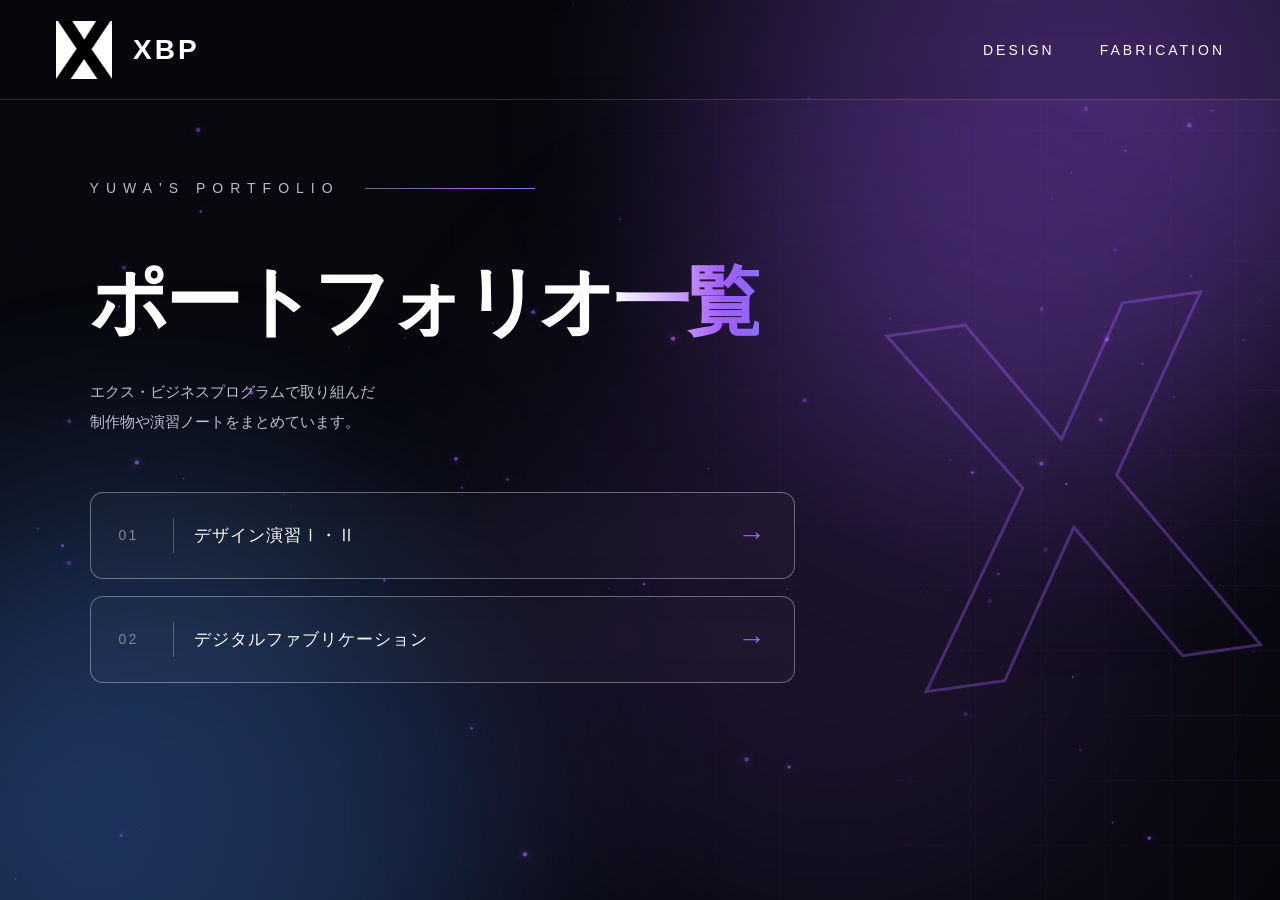
<file: index.html>
<!DOCTYPE html>
<html lang="ja">

<head>

    <meta charset="UTF-8">
    <meta name="viewport" content="width=device-width, initial-scale=1.0">

    <title>YUWA'S PORTFOLIO</title>

    <link rel="stylesheet" href="css/style.css">
    <link rel="shortcut icon" href="images/xbp.ico">

</head>

<body class="portfolio-home">

    <!-- 背景 -->

    <div class="aurora aurora-1"></div>
    <div class="aurora aurora-2"></div>
    <div class="aurora aurora-3"></div>
    <div class="background-grid"></div>
    <div class="mouse-light"></div>
    <canvas id="particles"></canvas>
    <div class="big-x">X</div>


    <!-- ヘッダー -->

    <header>

        <div class="logo" id="secret-trigger">

            <img src="images/0_XBlogo.png" alt="XBP">

            <span>XBP</span>

        </div>

        <nav>

            <a href="de12/index.html">DESIGN</a>

            <a href="digi_fab/index.html">FABRICATION</a>

        </nav>

    </header>


    <!-- メイン -->

    <main>

        <p class="small-title">
            YUWA'S PORTFOLIO
        </p>

        <h1>
            ポートフォリオ<span>一覧</span>
        </h1>

        <p class="description">

            エクス・ビジネスプログラムで取り組んだ<br>
            制作物や演習ノートをまとめています。

        </p>

        <div class="portfolio-list">

            <a href="de12/index.html" class="portfolio-item">

                <span class="number">01</span>
                <strong>デザイン演習Ⅰ・Ⅱ</strong>
                <span class="arrow">→</span>

            </a>

            <a href="digi_fab/index.html" class="portfolio-item">

                <span class="number">02</span>
                <strong>デジタルファブリケーション</strong>
                <span class="arrow">→</span>

            </a>

        </div>

    </main>


    <!-- 隠しカラーメニュー -->

    <dialog id="secret-panel" aria-labelledby="secret-title">

        <p class="secret-access">
            ACCESS GRANTED
        </p>

        <h2 class="secret-heading" id="secret-title">
            SECRET MODE
        </h2>

        <p class="secret-description">

            隠しコマンドの入力に成功しました。<br>
            カラーテーマを選択してください。

        </p>

        <div class="secret-colors">

            <button class="secret-color-button" data-color="original">

                <span style="--swatch:#a35cff"></span>

                ORIGINAL

            </button>

            <button class="secret-color-button" data-color="ocean">

                <span style="--swatch:#30b8ff"></span>

                OCEAN

            </button>

            <button class="secret-color-button" data-color="crimson">

                <span style="--swatch:#ff426b"></span>

                CRIMSON

            </button>

            <button class="secret-color-button" data-color="gold">

                <span style="--swatch:#d7a84b"></span>

                GOLD

            </button>

            <button class="secret-color-button" data-color="emerald">

                <span style="--swatch:#25cf91"></span>

                EMERALD

            </button>

        </div>

        <button id="secret-close">RETURN</button>

    </dialog>


    <script>

        // ==========================================
        // 基本設定
        // ==========================================

        const body = document.body;

        const panel = document.getElementById("secret-panel");

        const reducedMotion = matchMedia(
            "(prefers-reduced-motion: reduce)"
        );

        const validThemes = [
            "original",
            "ocean",
            "crimson",
            "gold",
            "emerald"
        ];


        // ==========================================
        // カラーテーマの復元
        // ==========================================

        function restoreTheme() {

            try {

                const saved = localStorage.getItem(
                    "xbp-secret-theme"
                );

                body.dataset.theme = validThemes.includes(saved)
                    ? saved
                    : "original";

            } catch {

                body.dataset.theme ||= "original";

            }

        }

        restoreTheme();


        // ==========================================
        // 隠しメニューの解放
        // ==========================================

        let keys = [];

        let tapCount = 0;

        let lastTap = 0;

        function openSecret() {

            keys = [];

            tapCount = 0;

            lastTap = 0;

            if (!panel.open) {

                panel.showModal();

            }

        }


        // ==========================================
        // PC版の隠しコマンド
        // ↑ ↑ ↓ ↓ ← → ← → B A
        // ==========================================

        const command = [

            "arrowup",
            "arrowup",
            "arrowdown",
            "arrowdown",
            "arrowleft",
            "arrowright",
            "arrowleft",
            "arrowright",
            "b",
            "a"

        ];

        document.addEventListener("keydown", function(event) {

            if (
                panel.open ||
                event.repeat ||
                event.ctrlKey ||
                event.altKey ||
                event.metaKey ||
                event.isComposing
            ) {

                return;

            }

            keys.push(event.key.toLowerCase());

            keys = keys.slice(-command.length);

            if (keys.join(",") === command.join(",")) {

                event.preventDefault();

                openSecret();

            }

        });


        // ==========================================
        // スマホ版の隠しコマンド
        // XBPロゴを7回連続タップ
        // ==========================================

        const secretTrigger = document.getElementById(
            "secret-trigger"
        );

        secretTrigger.style.touchAction = "manipulation";

        secretTrigger.style.userSelect = "none";

        secretTrigger.addEventListener("pointerup", function(event) {

            if (
                panel.open ||
                event.pointerType !== "touch" ||
                !event.isPrimary
            ) {

                return;

            }

            const now = Date.now();

            if (now - lastTap > 700) {

                tapCount = 0;

            }

            tapCount++;

            lastTap = now;

            if (tapCount >= 7) {

                openSecret();

            }

        });


        // ==========================================
        // カラーテーマ変更
        // ==========================================

        document.querySelectorAll(".secret-color-button")
            .forEach(function(button) {

                button.addEventListener("click", function() {

                    if (!panel.open) return;

                    const theme = button.dataset.color;

                    body.dataset.theme = theme;

                    try {

                        localStorage.setItem(
                            "xbp-secret-theme",
                            theme
                        );

                    } catch {}

                    panel.close();

                });

            });


        // ==========================================
        // 隠しメニューを閉じる
        // ==========================================

        document.getElementById("secret-close")
            .addEventListener("click", function() {

                panel.close();

            });

        panel.addEventListener("close", function() {

            keys = [];

            tapCount = 0;

            lastTap = 0;

        });


        // ==========================================
        // マウス追従ライト
        // ==========================================

        const light = document.querySelector(".mouse-light");

        document.addEventListener("pointermove", function(event) {

            if (
                event.pointerType !== "mouse" ||
                reducedMotion.matches
            ) return;

            light.style.left = event.clientX + "px";

            light.style.top = event.clientY + "px";

            light.style.opacity = "1";

        });

        document.documentElement.addEventListener(
            "pointerleave",
            function() {

                light.style.opacity = "0";

            }
        );


        // ==========================================
        // カードの発光
        // ==========================================

        document.querySelectorAll(".portfolio-item, .note-card")
            .forEach(function(card) {

                card.addEventListener("pointermove", function(event) {

                    if (
                        event.pointerType !== "mouse" ||
                        reducedMotion.matches
                    ) return;

                    const rect = card.getBoundingClientRect();

                    card.style.setProperty(
                        "--mouse-x",
                        event.clientX - rect.left + "px"
                    );

                    card.style.setProperty(
                        "--mouse-y",
                        event.clientY - rect.top + "px"
                    );

                });

            });


        // ==========================================
        // クリック時の波紋
        // ==========================================

        document.addEventListener("click", function(event) {

            if (
                panel.open ||
                panel.contains(event.target) ||
                reducedMotion.matches ||
                !event.detail
            ) return;

            const ripple = document.createElement("div");

            ripple.className = "secret-ripple";

            ripple.style.left = event.clientX + "px";

            ripple.style.top = event.clientY + "px";

            body.appendChild(ripple);

            setTimeout(function() {

                ripple.remove();

            }, 850);

        });


        // ==========================================
        // 背景の光の粒子
        // ==========================================

        const canvas = document.getElementById("particles");

        const ctx = canvas.getContext("2d");

        let particles = [];

        let frameId = null;

        function resizeCanvas() {

            canvas.width = window.innerWidth;

            canvas.height = window.innerHeight;

            particles = [];

            const count = window.innerWidth < 700 ? 30 : 90;

            for (let i = 0; i < count; i++) {

                particles.push({

                    x: Math.random() * canvas.width,

                    y: Math.random() * canvas.height,

                    size: Math.random() * 2 + 0.3,

                    vx: (Math.random() - 0.5) * 0.4,

                    vy: (Math.random() - 0.5) * 0.4,

                    opacity: Math.random() * 0.6 + 0.1

                });

            }

        }

        function animateParticles() {

            frameId = null;

            if (!ctx) return;

            ctx.clearRect(0, 0, canvas.width, canvas.height);

            if (
                reducedMotion.matches ||
                document.hidden
            ) return;

            const color = getComputedStyle(body)
                .getPropertyValue("--ar").trim();

            particles.forEach(function(p) {

                p.x = (
                    p.x + p.vx + canvas.width
                ) % canvas.width;

                p.y = (
                    p.y + p.vy + canvas.height
                ) % canvas.height;

                ctx.beginPath();

                ctx.arc(
                    p.x,
                    p.y,
                    p.size,
                    0,
                    Math.PI * 2
                );

                ctx.fillStyle = `rgba(${color}, ${p.opacity})`;

                ctx.shadowBlur = 8;

                ctx.shadowColor = `rgb(${color})`;

                ctx.fill();

            });

            frameId = requestAnimationFrame(animateParticles);

        }

        function restartParticles() {

            if (frameId !== null) {

                cancelAnimationFrame(frameId);

            }

            animateParticles();

        }

        resizeCanvas();

        restartParticles();

        window.addEventListener("resize", resizeCanvas);

        document.addEventListener(
            "visibilitychange",
            restartParticles
        );

        reducedMotion.addEventListener(
            "change",
            restartParticles
        );


        // ==========================================
        // ページ移動時のアニメーション
        // ==========================================

        let leaving = false;

        document.querySelectorAll("a[href]")
            .forEach(function(link) {

                link.addEventListener("click", function(event) {

                    if (
                        event.defaultPrevented ||
                        event.button !== 0 ||
                        event.ctrlKey ||
                        event.metaKey ||
                        event.shiftKey ||
                        event.altKey ||
                        link.target === "_blank" ||
                        link.origin !== location.origin ||
                        reducedMotion.matches
                    ) return;

                    event.preventDefault();

                    if (leaving) return;

                    leaving = true;

                    body.classList.add("page-exit");

                    setTimeout(function() {

                        location.href = link.href;

                    }, 350);

                });

            });


        // ==========================================
        // ページ間のカラー共有
        // ==========================================

        window.addEventListener("pageshow", function() {

            body.classList.remove("page-exit");

            leaving = false;

            restoreTheme();

            keys = [];

            tapCount = 0;

            lastTap = 0;

            if (panel.open) {

                panel.close();

            }

        });

        window.addEventListener("storage", function(event) {

            if (event.key === "xbp-secret-theme") {

                restoreTheme();

            }

        });

    </script>

</body>

</html>
</file>
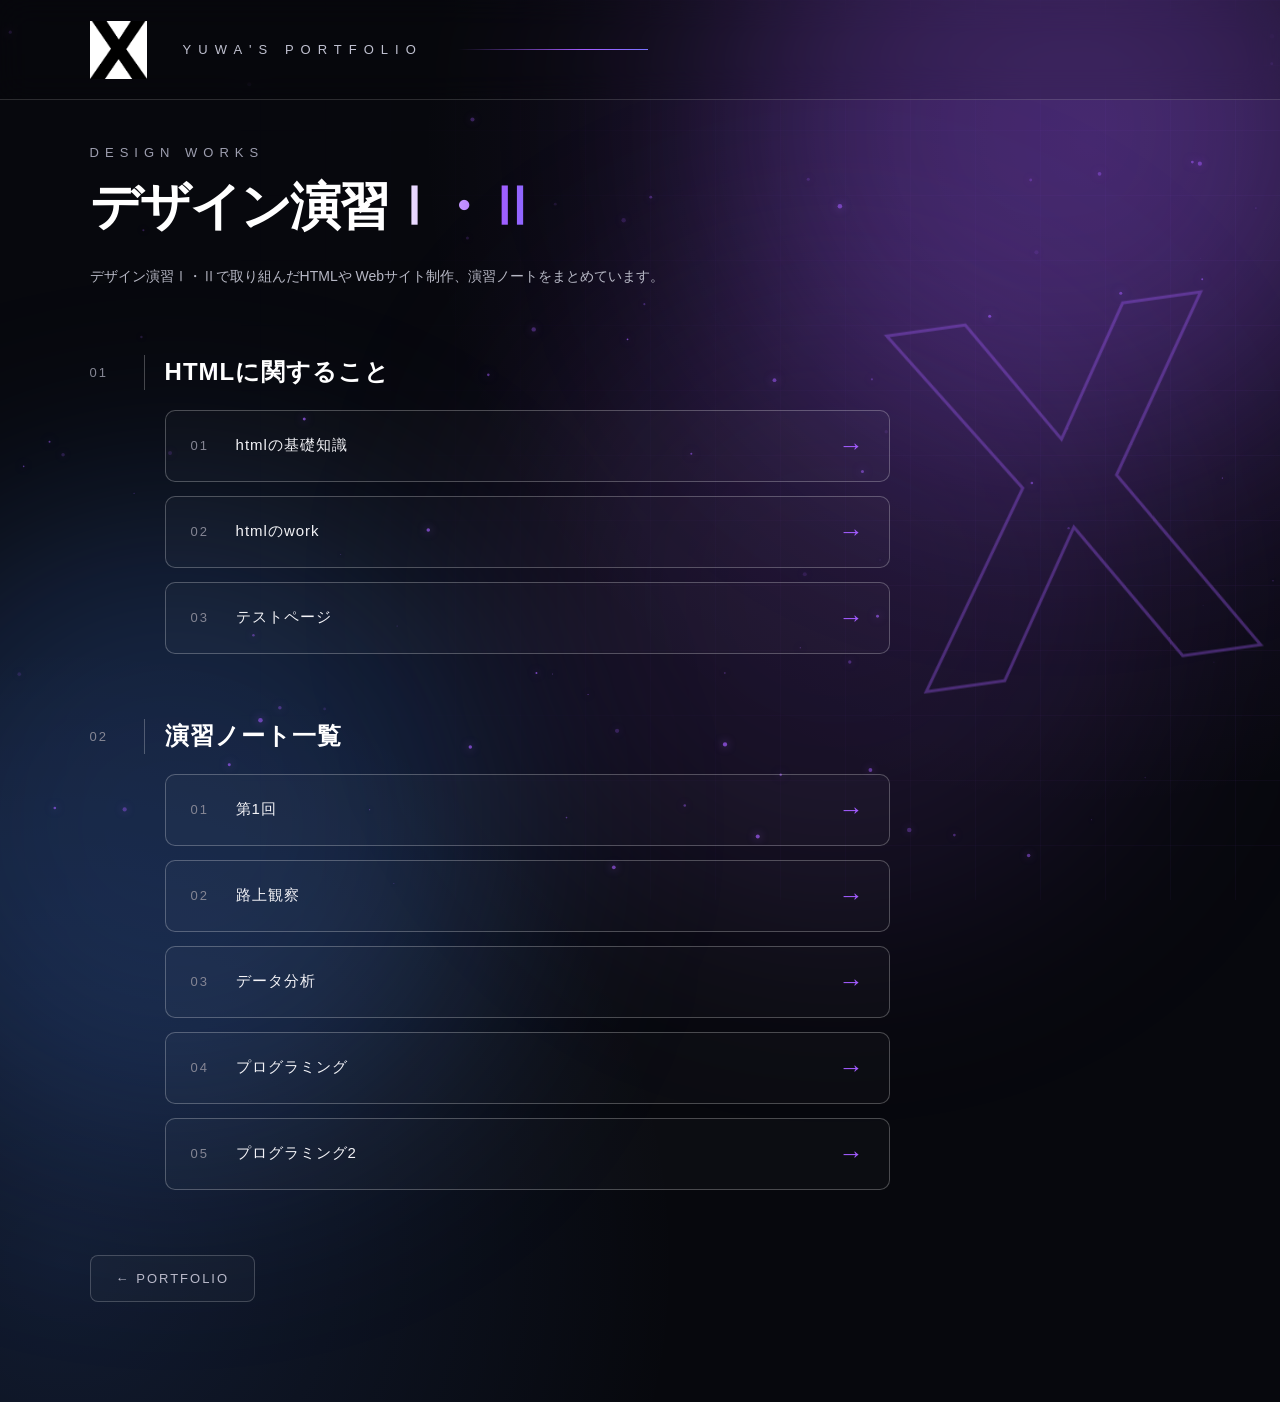
<file: de12/index.html>
<!DOCTYPE html>
<html lang="ja">

<head>

    <meta charset="UTF-8">
    <meta name="viewport" content="width=device-width, initial-scale=1.0">

    <title>デザイン演習Ⅰ・Ⅱ | YUWA'S PORTFOLIO</title>

    <link rel="stylesheet" href="../css/style.css">
    <link rel="shortcut icon" href="../images/xbp.ico">

</head>

<body class="portfolio-home">

    <!-- 背景 -->

    <div class="aurora aurora-1"></div>
    <div class="aurora aurora-2"></div>
    <div class="aurora aurora-3"></div>
    <div class="background-grid"></div>
    <div class="mouse-light"></div>
    <canvas id="particles"></canvas>
    <div class="big-x">X</div>


    <!-- ヘッダー -->

    <header class="sub-header">

        <a href="../index.html" class="home-logo">

            <img src="../images/0_XBlogo.png" alt="XBP">

        </a>

        <div class="top-title" id="secret-trigger">

            YUWA'S PORTFOLIO

        </div>

        <div class="header-line"></div>

    </header>


    <!-- メイン -->

    <main class="sub-main">

        <p class="sub-small-title">

            DESIGN WORKS

        </p>

        <h1 class="sub-page-title">

            デザイン演習<span>Ⅰ・Ⅱ</span>

        </h1>

        <p class="sub-description">

            デザイン演習Ⅰ・Ⅱで取り組んだHTMLや
            Webサイト制作、演習ノートをまとめています。

        </p>


        <!-- HTMLに関すること -->

        <section class="portfolio-section">

            <div class="section-heading">

                <span class="section-number">01</span>

                <h2>HTMLに関すること</h2>

            </div>

            <div class="note-list">

                <a href="./hp1.html" target="_blank" rel="noopener" class="note-card">

                    <span class="note-number">01</span>
                    <span class="note-title">htmlの基礎知識</span>
                    <span class="note-arrow">→</span>

                </a>

                <a href="./hp2.html" target="_blank" rel="noopener" class="note-card">

                    <span class="note-number">02</span>
                    <span class="note-title">htmlのwork</span>
                    <span class="note-arrow">→</span>

                </a>

                <a href="./test.html" target="_blank" rel="noopener" class="note-card">

                    <span class="note-number">03</span>
                    <span class="note-title">テストページ</span>
                    <span class="note-arrow">→</span>

                </a>

            </div>

        </section>


        <!-- 演習ノート一覧 -->

        <section class="portfolio-section">

            <div class="section-heading">

                <span class="section-number">02</span>

                <h2>演習ノート一覧</h2>

            </div>

            <div class="note-list">

                <a href="./1.html" target="_blank" rel="noopener" class="note-card">

                    <span class="note-number">01</span>
                    <span class="note-title">第1回</span>
                    <span class="note-arrow">→</span>

                </a>

                <a href="./2.html" target="_blank" rel="noopener" class="note-card">

                    <span class="note-number">02</span>
                    <span class="note-title">路上観察</span>
                    <span class="note-arrow">→</span>

                </a>

                <a href="./3.html" target="_blank" rel="noopener" class="note-card">

                    <span class="note-number">03</span>
                    <span class="note-title">データ分析</span>
                    <span class="note-arrow">→</span>

                </a>

                <a href="./4.html" target="_blank" rel="noopener" class="note-card">

                    <span class="note-number">04</span>
                    <span class="note-title">プログラミング</span>
                    <span class="note-arrow">→</span>

                </a>


                <a href="./5.html" target="_blank" rel="noopener" class="note-card">

                    <span class="note-number">05</span>
                    <span class="note-title">プログラミング2</span>
                    <span class="note-arrow">→</span>

                </a>

            </div>

        </section>

        <a href="../index.html" class="back-home">

            ← PORTFOLIO

        </a>

    </main>


    <!-- 隠しメニュー -->

    <dialog id="secret-panel" aria-labelledby="secret-title">

        <p class="secret-access">ACCESS GRANTED</p>

        <h2 class="secret-heading" id="secret-title">

            SECRET MODE

        </h2>

        <p class="secret-description">

            隠しコマンドの入力に成功しました。<br>
            カラーテーマを選択してください。

        </p>

        <div class="secret-colors">

            <button class="secret-color-button" data-color="original">

                <span style="--swatch:#a35cff"></span>
                ORIGINAL

            </button>

            <button class="secret-color-button" data-color="ocean">

                <span style="--swatch:#30b8ff"></span>
                OCEAN

            </button>

            <button class="secret-color-button" data-color="crimson">

                <span style="--swatch:#ff426b"></span>
                CRIMSON

            </button>

            <button class="secret-color-button" data-color="gold">

                <span style="--swatch:#d7a84b"></span>
                GOLD

            </button>

            <button class="secret-color-button" data-color="emerald">

                <span style="--swatch:#25cf91"></span>
                EMERALD

            </button>

        </div>

        <button id="secret-close">RETURN</button>

    </dialog>


    <script>

        // 基本設定

        const body = document.body;

        const panel = document.getElementById("secret-panel");

        const reducedMotion = matchMedia(
            "(prefers-reduced-motion: reduce)"
        );

        const validThemes = [
            "original",
            "ocean",
            "crimson",
            "gold",
            "emerald"
        ];


        // カラーテーマの復元

        function restoreTheme() {

            try {

                const saved = localStorage.getItem(
                    "xbp-secret-theme"
                );

                body.dataset.theme = validThemes.includes(saved)
                    ? saved
                    : "original";

            } catch {

                body.dataset.theme ||= "original";

            }

        }

        restoreTheme();


        // 隠しメニューの解放

        let keys = [];

        let tapCount = 0;

        let lastTap = 0;

        function openSecret() {

            keys = [];

            tapCount = 0;

            lastTap = 0;

            if (!panel.open) {

                panel.showModal();

            }

        }


        // PC版の隠しコマンド

        const command = [

            "arrowup",
            "arrowup",
            "arrowdown",
            "arrowdown",
            "arrowleft",
            "arrowright",
            "arrowleft",
            "arrowright",
            "b",
            "a"

        ];

        document.addEventListener("keydown", function(event) {

            if (
                panel.open ||
                event.repeat ||
                event.ctrlKey ||
                event.altKey ||
                event.metaKey ||
                event.isComposing
            ) return;

            keys.push(event.key.toLowerCase());

            keys = keys.slice(-command.length);

            if (keys.join(",") === command.join(",")) {

                event.preventDefault();

                openSecret();

            }

        });


        // スマホ版の隠しコマンド
        // YUWA'S PORTFOLIOを7回タップ

        const secretTrigger = document.getElementById(
            "secret-trigger"
        );

        secretTrigger.style.touchAction = "manipulation";

        secretTrigger.style.userSelect = "none";

        secretTrigger.addEventListener("pointerup", function(event) {

            if (
                panel.open ||
                event.pointerType !== "touch" ||
                !event.isPrimary
            ) return;

            const now = Date.now();

            if (now - lastTap > 700) {

                tapCount = 0;

            }

            tapCount++;

            lastTap = now;

            if (tapCount >= 7) {

                openSecret();

            }

        });


        // カラーテーマ変更

        document.querySelectorAll(".secret-color-button")
            .forEach(function(button) {

                button.addEventListener("click", function() {

                    if (!panel.open) return;

                    const theme = button.dataset.color;

                    body.dataset.theme = theme;

                    try {

                        localStorage.setItem(
                            "xbp-secret-theme",
                            theme
                        );

                    } catch {}

                    panel.close();

                });

            });


        // メニューを閉じる

        document.getElementById("secret-close")
            .addEventListener("click", function() {

                panel.close();

            });

        panel.addEventListener("close", function() {

            keys = [];

            tapCount = 0;

            lastTap = 0;

        });


        // マウス追従ライト

        const light = document.querySelector(".mouse-light");

        document.addEventListener("pointermove", function(event) {

            if (
                event.pointerType !== "mouse" ||
                reducedMotion.matches
            ) return;

            light.style.left = event.clientX + "px";

            light.style.top = event.clientY + "px";

            light.style.opacity = "1";

        });

        document.documentElement.addEventListener(
            "pointerleave",
            function() {

                light.style.opacity = "0";

            }
        );


        // カードの発光

        document.querySelectorAll(".portfolio-item, .note-card")
            .forEach(function(card) {

                card.addEventListener("pointermove", function(event) {

                    if (
                        event.pointerType !== "mouse" ||
                        reducedMotion.matches
                    ) return;

                    const rect = card.getBoundingClientRect();

                    card.style.setProperty(
                        "--mouse-x",
                        event.clientX - rect.left + "px"
                    );

                    card.style.setProperty(
                        "--mouse-y",
                        event.clientY - rect.top + "px"
                    );

                });

            });


        // クリック時の波紋

        document.addEventListener("click", function(event) {

            if (
                panel.open ||
                panel.contains(event.target) ||
                reducedMotion.matches ||
                !event.detail
            ) return;

            const ripple = document.createElement("div");

            ripple.className = "secret-ripple";

            ripple.style.left = event.clientX + "px";

            ripple.style.top = event.clientY + "px";

            body.appendChild(ripple);

            setTimeout(function() {

                ripple.remove();

            }, 850);

        });


        // 背景の光の粒子

        const canvas = document.getElementById("particles");

        const ctx = canvas.getContext("2d");

        let particles = [];

        let frameId = null;

        function resizeCanvas() {

            canvas.width = window.innerWidth;

            canvas.height = window.innerHeight;

            particles = [];

            const count = window.innerWidth < 700 ? 30 : 90;

            for (let i = 0; i < count; i++) {

                particles.push({

                    x: Math.random() * canvas.width,

                    y: Math.random() * canvas.height,

                    size: Math.random() * 2 + 0.3,

                    vx: (Math.random() - 0.5) * 0.4,

                    vy: (Math.random() - 0.5) * 0.4,

                    opacity: Math.random() * 0.6 + 0.1

                });

            }

        }

        function animateParticles() {

            frameId = null;

            if (!ctx) return;

            ctx.clearRect(0, 0, canvas.width, canvas.height);

            if (
                reducedMotion.matches ||
                document.hidden
            ) return;

            const color = getComputedStyle(body)
                .getPropertyValue("--ar").trim();

            particles.forEach(function(p) {

                p.x = (
                    p.x + p.vx + canvas.width
                ) % canvas.width;

                p.y = (
                    p.y + p.vy + canvas.height
                ) % canvas.height;

                ctx.beginPath();

                ctx.arc(
                    p.x,
                    p.y,
                    p.size,
                    0,
                    Math.PI * 2
                );

                ctx.fillStyle = `rgba(${color}, ${p.opacity})`;

                ctx.shadowBlur = 8;

                ctx.shadowColor = `rgb(${color})`;

                ctx.fill();

            });

            frameId = requestAnimationFrame(animateParticles);

        }

        function restartParticles() {

            if (frameId !== null) {

                cancelAnimationFrame(frameId);

            }

            animateParticles();

        }

        resizeCanvas();

        restartParticles();

        window.addEventListener("resize", resizeCanvas);

        document.addEventListener(
            "visibilitychange",
            restartParticles
        );

        reducedMotion.addEventListener(
            "change",
            restartParticles
        );


        // ページ移動時のアニメーション

        let leaving = false;

        document.querySelectorAll("a[href]")
            .forEach(function(link) {

                link.addEventListener("click", function(event) {

                    if (
                        event.defaultPrevented ||
                        event.button !== 0 ||
                        event.ctrlKey ||
                        event.metaKey ||
                        event.shiftKey ||
                        event.altKey ||
                        link.target === "_blank" ||
                        link.origin !== location.origin ||
                        reducedMotion.matches
                    ) return;

                    event.preventDefault();

                    if (leaving) return;

                    leaving = true;

                    body.classList.add("page-exit");

                    setTimeout(function() {

                        location.href = link.href;

                    }, 350);

                });

            });


        // ページ間のカラー共有

        window.addEventListener("pageshow", function() {

            body.classList.remove("page-exit");

            leaving = false;

            restoreTheme();

            keys = [];

            tapCount = 0;

            lastTap = 0;

            if (panel.open) {

                panel.close();

            }

        });

        window.addEventListener("storage", function(event) {

            if (event.key === "xbp-secret-theme") {

                restoreTheme();

            }

        });

    </script>

</body>

</html>
</file>
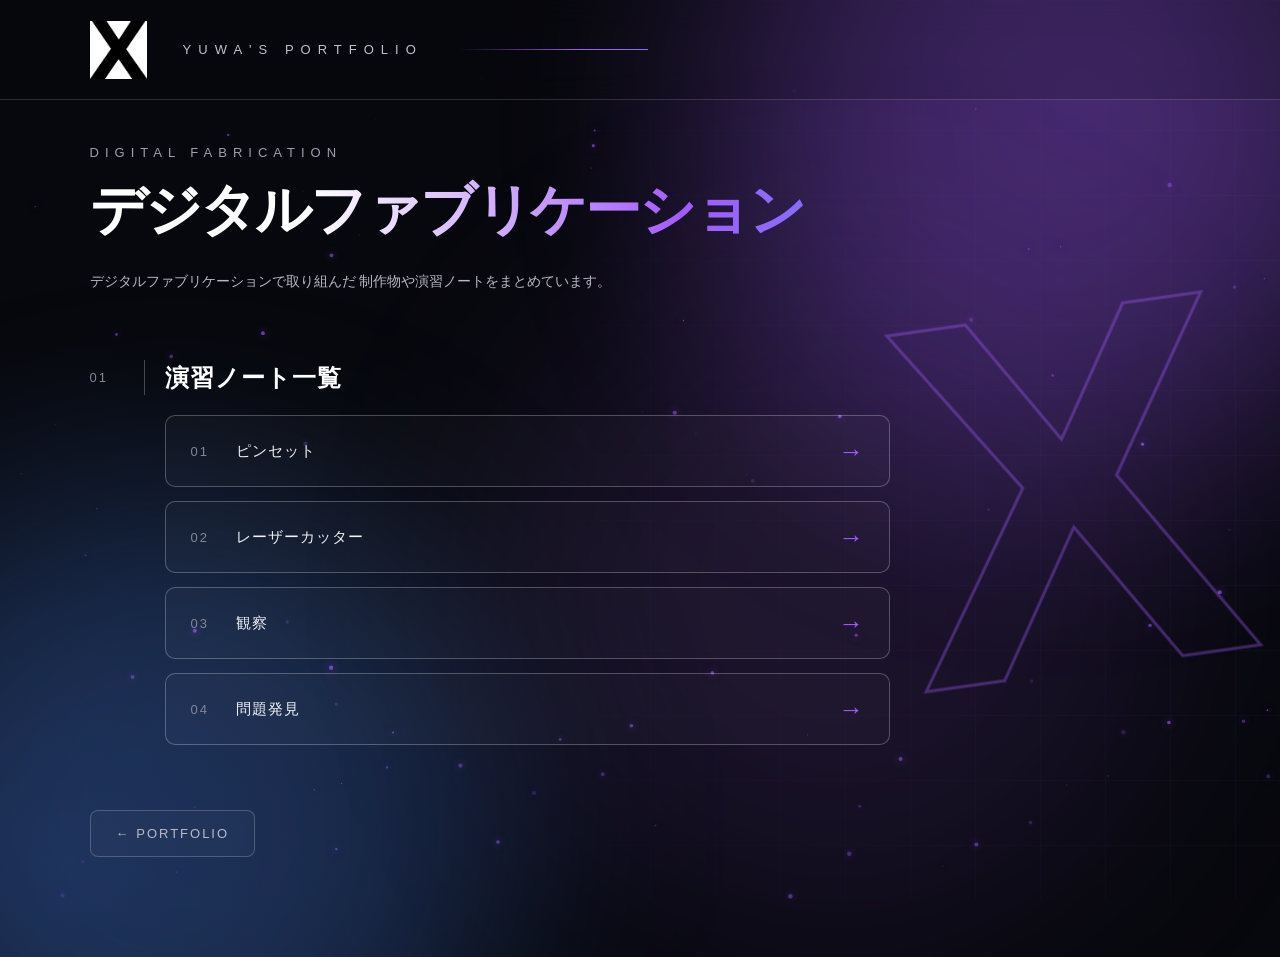
<file: digi_fab/index.html>
<!DOCTYPE html>
<html lang="ja">

<head>

    <meta charset="UTF-8">
    <meta name="viewport" content="width=device-width, initial-scale=1.0">

    <title>デジタルファブリケーション | YUWA'S PORTFOLIO</title>

    <link rel="stylesheet" href="../css/style.css">
    <link rel="shortcut icon" href="../images/xbp.ico">

</head>

<body class="portfolio-home">

    <!-- 背景 -->

    <div class="aurora aurora-1"></div>
    <div class="aurora aurora-2"></div>
    <div class="aurora aurora-3"></div>
    <div class="background-grid"></div>
    <div class="mouse-light"></div>
    <canvas id="particles"></canvas>
    <div class="big-x">X</div>


    <!-- ヘッダー -->

    <header class="sub-header">

        <a href="../index.html" class="home-logo">

            <img src="../images/0_XBlogo.png" alt="XBP">

        </a>

        <div class="top-title" id="secret-trigger">

            YUWA'S PORTFOLIO

        </div>

        <div class="header-line"></div>

    </header>


    <!-- メイン -->

    <main class="sub-main">

        <p class="sub-small-title">

            DIGITAL FABRICATION

        </p>

        <h1 class="sub-page-title fabrication-title">

            デジタル<span>ファブリケーション</span>

        </h1>

        <p class="sub-description">

            デジタルファブリケーションで取り組んだ
            制作物や演習ノートをまとめています。

        </p>


        <section class="portfolio-section">

            <div class="section-heading">

                <span class="section-number">01</span>

                <h2>演習ノート一覧</h2>

            </div>

            <div class="note-list">

                <a href="./degi_fab1.html" target="_blank" rel="noopener" class="note-card">

                    <span class="note-number">01</span>
                    <span class="note-title">ピンセット</span>
                    <span class="note-arrow">→</span>

                </a>

                <a href="./degi_fab2.html" target="_blank" rel="noopener" class="note-card">

                    <span class="note-number">02</span>
                    <span class="note-title">レーザーカッター</span>
                    <span class="note-arrow">→</span>

                </a>

                <a href="./degi_fab3.html" target="_blank" rel="noopener" class="note-card">

                    <span class="note-number">03</span>
                    <span class="note-title">観察</span>
                    <span class="note-arrow">→</span>

                </a>

                <a href="./degi_fab4.html" target="_blank" rel="noopener" class="note-card">

                    <span class="note-number">04</span>
                    <span class="note-title">問題発見</span>
                    <span class="note-arrow">→</span>

                </a>

            </div>

        </section>

        <a href="../index.html" class="back-home">

            ← PORTFOLIO

        </a>

    </main>


    <!-- 隠しメニュー -->

    <dialog id="secret-panel" aria-labelledby="secret-title">

        <p class="secret-access">ACCESS GRANTED</p>

        <h2 class="secret-heading" id="secret-title">

            SECRET MODE

        </h2>

        <p class="secret-description">

            隠しコマンドの入力に成功しました。<br>
            カラーテーマを選択してください。

        </p>

        <div class="secret-colors">

            <button class="secret-color-button" data-color="original">

                <span style="--swatch:#a35cff"></span>
                ORIGINAL

            </button>

            <button class="secret-color-button" data-color="ocean">

                <span style="--swatch:#30b8ff"></span>
                OCEAN

            </button>

            <button class="secret-color-button" data-color="crimson">

                <span style="--swatch:#ff426b"></span>
                CRIMSON

            </button>

            <button class="secret-color-button" data-color="gold">

                <span style="--swatch:#d7a84b"></span>
                GOLD

            </button>

            <button class="secret-color-button" data-color="emerald">

                <span style="--swatch:#25cf91"></span>
                EMERALD

            </button>

        </div>

        <button id="secret-close">RETURN</button>

    </dialog>


    <script>

        // 基本設定

        const body = document.body;

        const panel = document.getElementById("secret-panel");

        const reducedMotion = matchMedia(
            "(prefers-reduced-motion: reduce)"
        );

        const validThemes = [
            "original",
            "ocean",
            "crimson",
            "gold",
            "emerald"
        ];


        // カラーテーマの復元

        function restoreTheme() {

            try {

                const saved = localStorage.getItem(
                    "xbp-secret-theme"
                );

                body.dataset.theme = validThemes.includes(saved)
                    ? saved
                    : "original";

            } catch {

                body.dataset.theme ||= "original";

            }

        }

        restoreTheme();


        // 隠しメニューの解放

        let keys = [];

        let tapCount = 0;

        let lastTap = 0;

        function openSecret() {

            keys = [];

            tapCount = 0;

            lastTap = 0;

            if (!panel.open) {

                panel.showModal();

            }

        }


        // PC版の隠しコマンド

        const command = [

            "arrowup",
            "arrowup",
            "arrowdown",
            "arrowdown",
            "arrowleft",
            "arrowright",
            "arrowleft",
            "arrowright",
            "b",
            "a"

        ];

        document.addEventListener("keydown", function(event) {

            if (
                panel.open ||
                event.repeat ||
                event.ctrlKey ||
                event.altKey ||
                event.metaKey ||
                event.isComposing
            ) return;

            keys.push(event.key.toLowerCase());

            keys = keys.slice(-command.length);

            if (keys.join(",") === command.join(",")) {

                event.preventDefault();

                openSecret();

            }

        });


        // スマホ版の隠しコマンド
        // YUWA'S PORTFOLIOを7回タップ

        const secretTrigger = document.getElementById(
            "secret-trigger"
        );

        secretTrigger.style.touchAction = "manipulation";

        secretTrigger.style.userSelect = "none";

        secretTrigger.addEventListener("pointerup", function(event) {

            if (
                panel.open ||
                event.pointerType !== "touch" ||
                !event.isPrimary
            ) return;

            const now = Date.now();

            if (now - lastTap > 700) {

                tapCount = 0;

            }

            tapCount++;

            lastTap = now;

            if (tapCount >= 7) {

                openSecret();

            }

        });


        // カラーテーマ変更

        document.querySelectorAll(".secret-color-button")
            .forEach(function(button) {

                button.addEventListener("click", function() {

                    if (!panel.open) return;

                    const theme = button.dataset.color;

                    body.dataset.theme = theme;

                    try {

                        localStorage.setItem(
                            "xbp-secret-theme",
                            theme
                        );

                    } catch {}

                    panel.close();

                });

            });


        // メニューを閉じる

        document.getElementById("secret-close")
            .addEventListener("click", function() {

                panel.close();

            });

        panel.addEventListener("close", function() {

            keys = [];

            tapCount = 0;

            lastTap = 0;

        });


        // マウス追従ライト

        const light = document.querySelector(".mouse-light");

        document.addEventListener("pointermove", function(event) {

            if (
                event.pointerType !== "mouse" ||
                reducedMotion.matches
            ) return;

            light.style.left = event.clientX + "px";

            light.style.top = event.clientY + "px";

            light.style.opacity = "1";

        });

        document.documentElement.addEventListener(
            "pointerleave",
            function() {

                light.style.opacity = "0";

            }
        );


        // カードの発光

        document.querySelectorAll(".portfolio-item, .note-card")
            .forEach(function(card) {

                card.addEventListener("pointermove", function(event) {

                    if (
                        event.pointerType !== "mouse" ||
                        reducedMotion.matches
                    ) return;

                    const rect = card.getBoundingClientRect();

                    card.style.setProperty(
                        "--mouse-x",
                        event.clientX - rect.left + "px"
                    );

                    card.style.setProperty(
                        "--mouse-y",
                        event.clientY - rect.top + "px"
                    );

                });

            });


        // クリック時の波紋

        document.addEventListener("click", function(event) {

            if (
                panel.open ||
                panel.contains(event.target) ||
                reducedMotion.matches ||
                !event.detail
            ) return;

            const ripple = document.createElement("div");

            ripple.className = "secret-ripple";

            ripple.style.left = event.clientX + "px";

            ripple.style.top = event.clientY + "px";

            body.appendChild(ripple);

            setTimeout(function() {

                ripple.remove();

            }, 850);

        });


        // 背景の光の粒子

        const canvas = document.getElementById("particles");

        const ctx = canvas.getContext("2d");

        let particles = [];

        let frameId = null;

        function resizeCanvas() {

            canvas.width = window.innerWidth;

            canvas.height = window.innerHeight;

            particles = [];

            const count = window.innerWidth < 700 ? 30 : 90;

            for (let i = 0; i < count; i++) {

                particles.push({

                    x: Math.random() * canvas.width,

                    y: Math.random() * canvas.height,

                    size: Math.random() * 2 + 0.3,

                    vx: (Math.random() - 0.5) * 0.4,

                    vy: (Math.random() - 0.5) * 0.4,

                    opacity: Math.random() * 0.6 + 0.1

                });

            }

        }

        function animateParticles() {

            frameId = null;

            if (!ctx) return;

            ctx.clearRect(0, 0, canvas.width, canvas.height);

            if (
                reducedMotion.matches ||
                document.hidden
            ) return;

            const color = getComputedStyle(body)
                .getPropertyValue("--ar").trim();

            particles.forEach(function(p) {

                p.x = (
                    p.x + p.vx + canvas.width
                ) % canvas.width;

                p.y = (
                    p.y + p.vy + canvas.height
                ) % canvas.height;

                ctx.beginPath();

                ctx.arc(
                    p.x,
                    p.y,
                    p.size,
                    0,
                    Math.PI * 2
                );

                ctx.fillStyle = `rgba(${color}, ${p.opacity})`;

                ctx.shadowBlur = 8;

                ctx.shadowColor = `rgb(${color})`;

                ctx.fill();

            });

            frameId = requestAnimationFrame(animateParticles);

        }

        function restartParticles() {

            if (frameId !== null) {

                cancelAnimationFrame(frameId);

            }

            animateParticles();

        }

        resizeCanvas();

        restartParticles();

        window.addEventListener("resize", resizeCanvas);

        document.addEventListener(
            "visibilitychange",
            restartParticles
        );

        reducedMotion.addEventListener(
            "change",
            restartParticles
        );


        // ページ移動時のアニメーション

        let leaving = false;

        document.querySelectorAll("a[href]")
            .forEach(function(link) {

                link.addEventListener("click", function(event) {

                    if (
                        event.defaultPrevented ||
                        event.button !== 0 ||
                        event.ctrlKey ||
                        event.metaKey ||
                        event.shiftKey ||
                        event.altKey ||
                        link.target === "_blank" ||
                        link.origin !== location.origin ||
                        reducedMotion.matches
                    ) return;

                    event.preventDefault();

                    if (leaving) return;

                    leaving = true;

                    body.classList.add("page-exit");

                    setTimeout(function() {

                        location.href = link.href;

                    }, 350);

                });

            });


        // ページ間のカラー共有

        window.addEventListener("pageshow", function() {

            body.classList.remove("page-exit");

            leaving = false;

            restoreTheme();

            keys = [];

            tapCount = 0;

            lastTap = 0;

            if (panel.open) {

                panel.close();

            }

        });

        window.addEventListener("storage", function(event) {

            if (event.key === "xbp-secret-theme") {

                restoreTheme();

            }

        });

    </script>

</body>

</html>
</file>
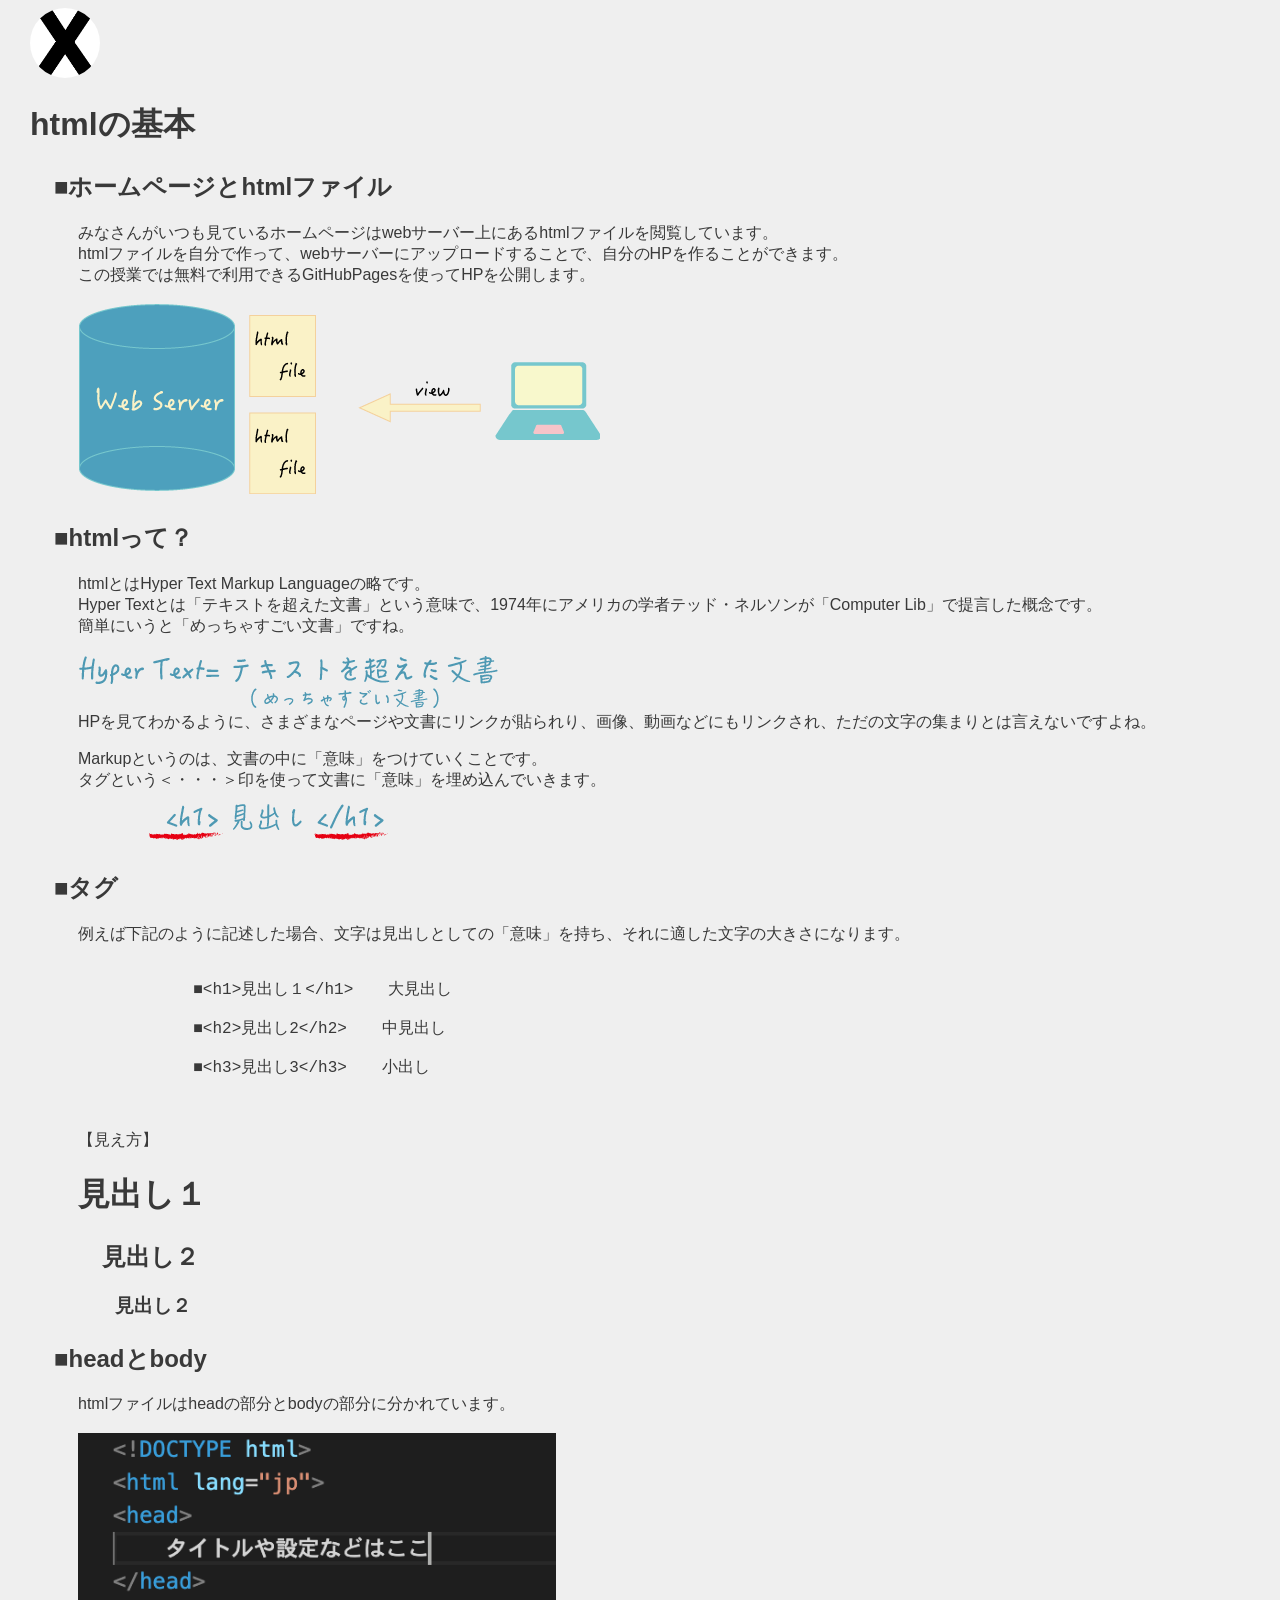
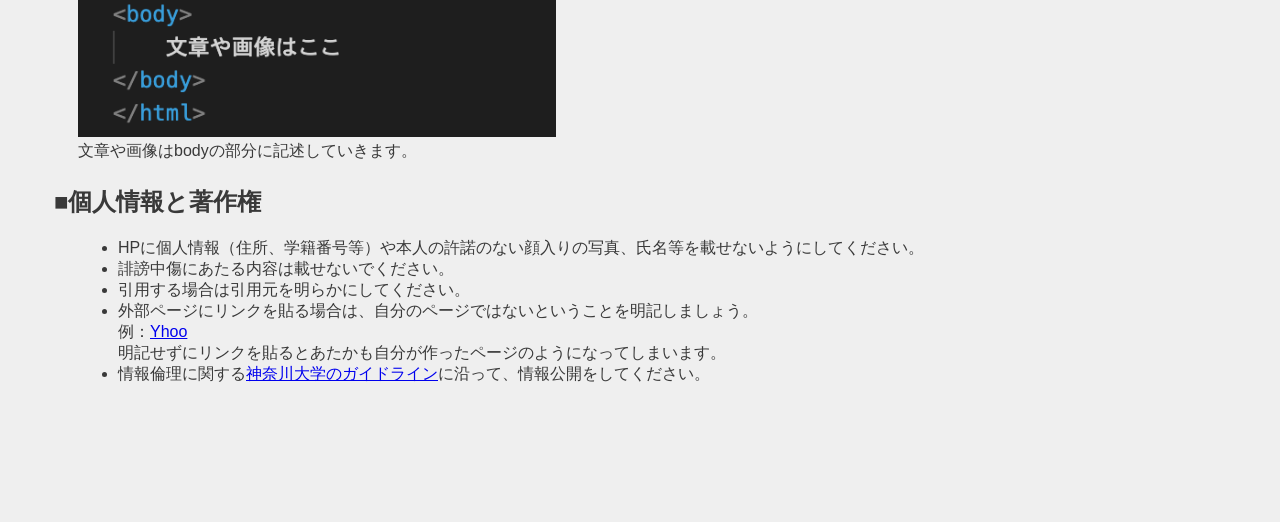
<file: de12/hp1.html>
<!DOCTYPE html>
<html lang="jp">
<head>
    <meta charset="UTF-8">
    <title>html_1</title>
    <link rel="stylesheet" href="./css/style.css">
    <link rel="shortcut icon" href="./images/xbp.ico">
</head>
<body>
    <logotohome>
    <a href="../index.html"><img src="./images/0_XBlogo.png" ></a>
    </logotohome>


    <h1>htmlの基本</h1>
    <h2>■ホームページとhtmlファイル</h2>
        <div>
            みなさんがいつも見ているホームページはwebサーバー上にあるhtmlファイルを閲覧しています。<br>
            htmlファイルを自分で作って、webサーバーにアップロードすることで、自分のHPを作ることができます。<br>
            この授業では無料で利用できるGitHubPagesを使ってHPを公開します。<br><br>
            <img src="./images/webserver_html.png">
        </div>
    <h2>■htmlって？</h2>
    <div>
        htmlとはHyper Text Markup Languageの略です。<br>
        Hyper Textとは「テキストを超えた文書」という意味で、1974年にアメリカの学者テッド・ネルソンが「Computer Lib」で提言した概念です。<br>
        簡単にいうと「めっちゃすごい文書」ですね。<br><br>
        <img src="./images/hypertxt.png"><br>
        HPを見てわかるように、さまざまなページや文書にリンクが貼られり、画像、動画などにもリンクされ、ただの文字の集まりとは言えないですよね。
    </div>
    <div>
        
        Markupというのは、文書の中に「意味」をつけていくことです。<br>
        タグという＜・・・＞印を使って文書に「意味」を埋め込んでいきます。<br>
        <img src="./images/tag.png">

    </div>
    


    <h2>■タグ</h2>
    <div>
        例えば下記のように記述した場合、文字は見出しとしての「意味」を持ち、それに適した文字の大きさになります。<br>
        <xmp>
            ■<h1>見出し１</h1>    大見出し
    
            ■<h2>見出し2</h2>    中見出し
    
            ■<h3>見出し3</h3>    小出し
    
        </xmp>
        【見え方】
        <h1>見出し１</h1>
        <h2>見出し２</h2>
        <h3>見出し２</h3>

    </div>
    
    <h2>■headとbody</h2>
    <div>
    htmlファイルはheadの部分とbodyの部分に分かれています。<br><br>
        <img src="./images/htmlbasic.png" width="40%">
        <br>
        文章や画像はbodyの部分に記述していきます。
    </div>

    <h2>■個人情報と著作権</h2>
    <div>
        <ul>
            <li>HPに個人情報（住所、学籍番号等）や本人の許諾のない顔入りの写真、氏名等を載せないようにしてください。</li>
            <li>誹謗中傷にあたる内容は載せないでください。</li>
            <li>引用する場合は引用元を明らかにしてください。</li>
            <li>外部ページにリンクを貼る場合は、自分のページではないということを明記しましょう。<br>例：<a href="https://www.yahoo.co.jp/">Yhoo</a><br>
            明記せずにリンクを貼るとあたかも自分が作ったページのようになってしまいます。 </li>
            <li>情報倫理に関する<a href="https://www.kanagawa-u.ac.jp/sns/guideline/" target="_blank">神奈川大学のガイドライン</a>に沿って、情報公開をしてください。</li>
        </ul>
    
    </div>






    
<br>
<br>


</body>
</html>
</file>
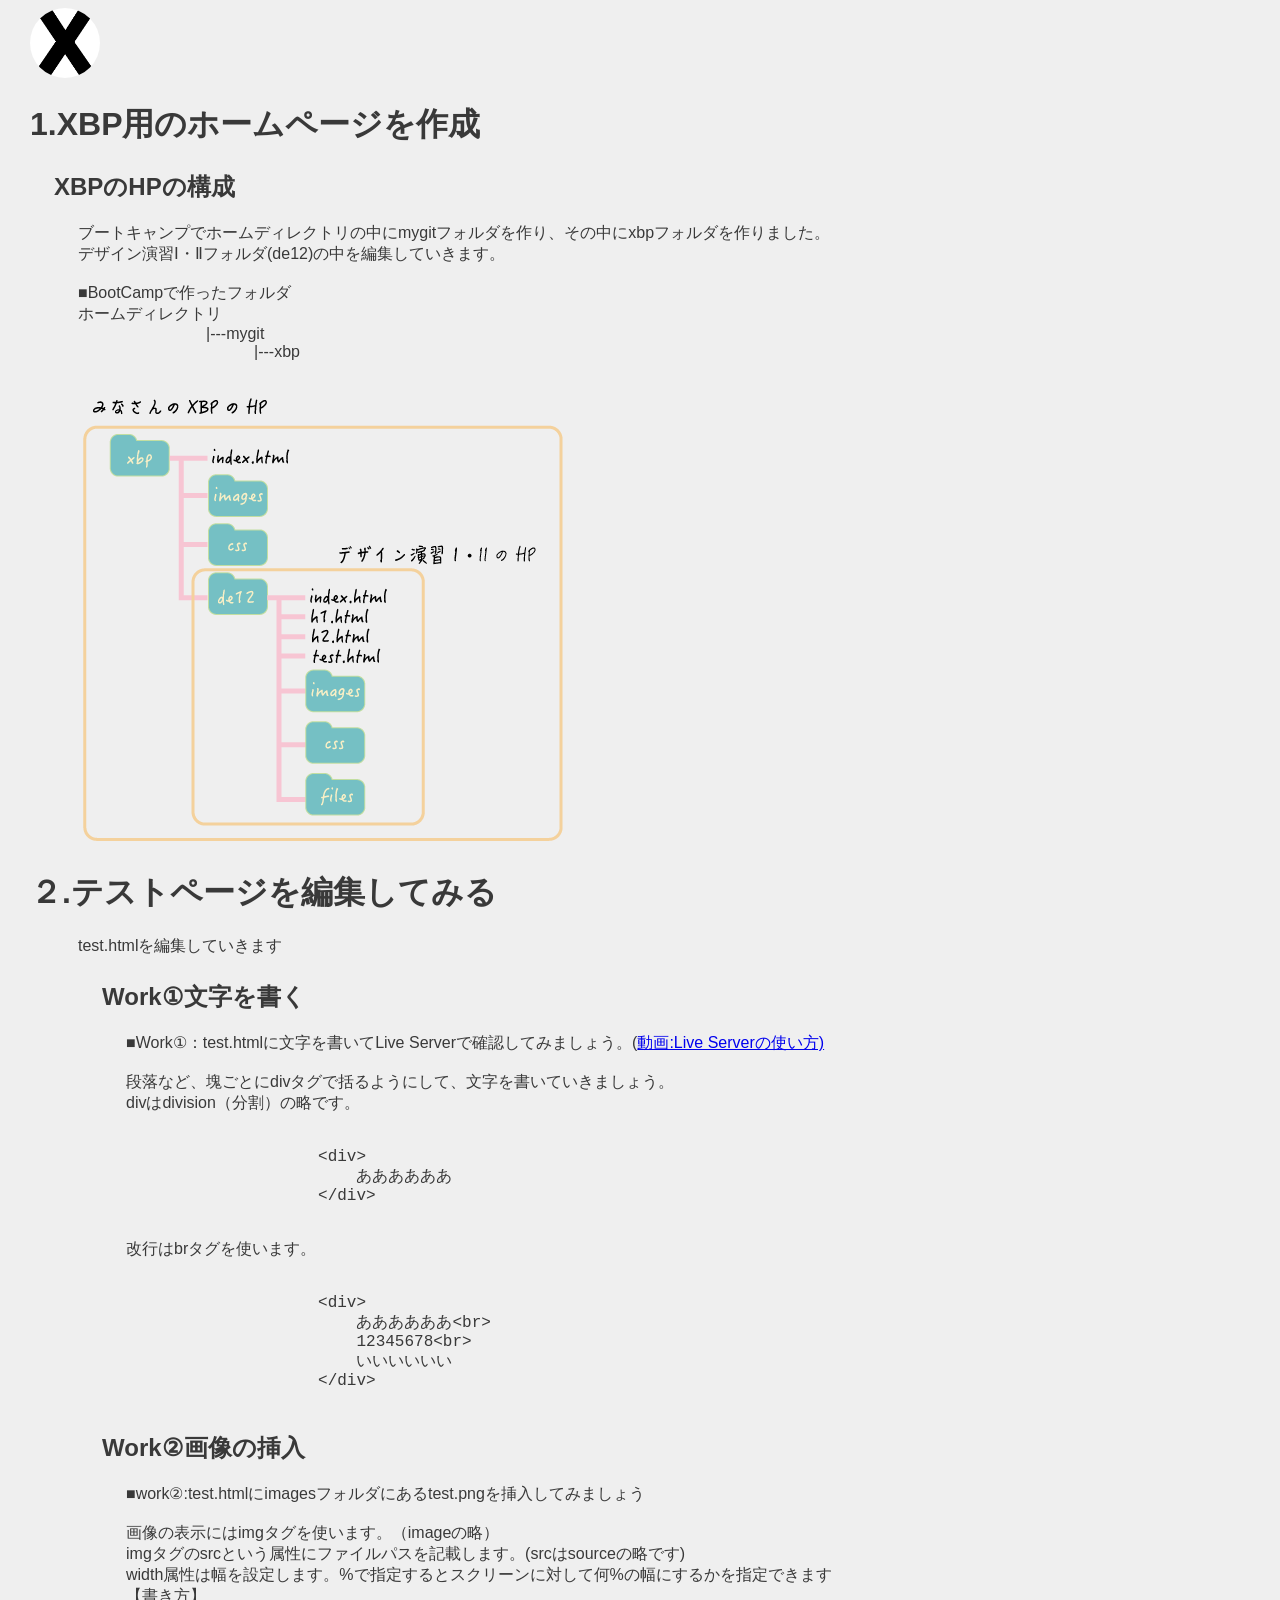
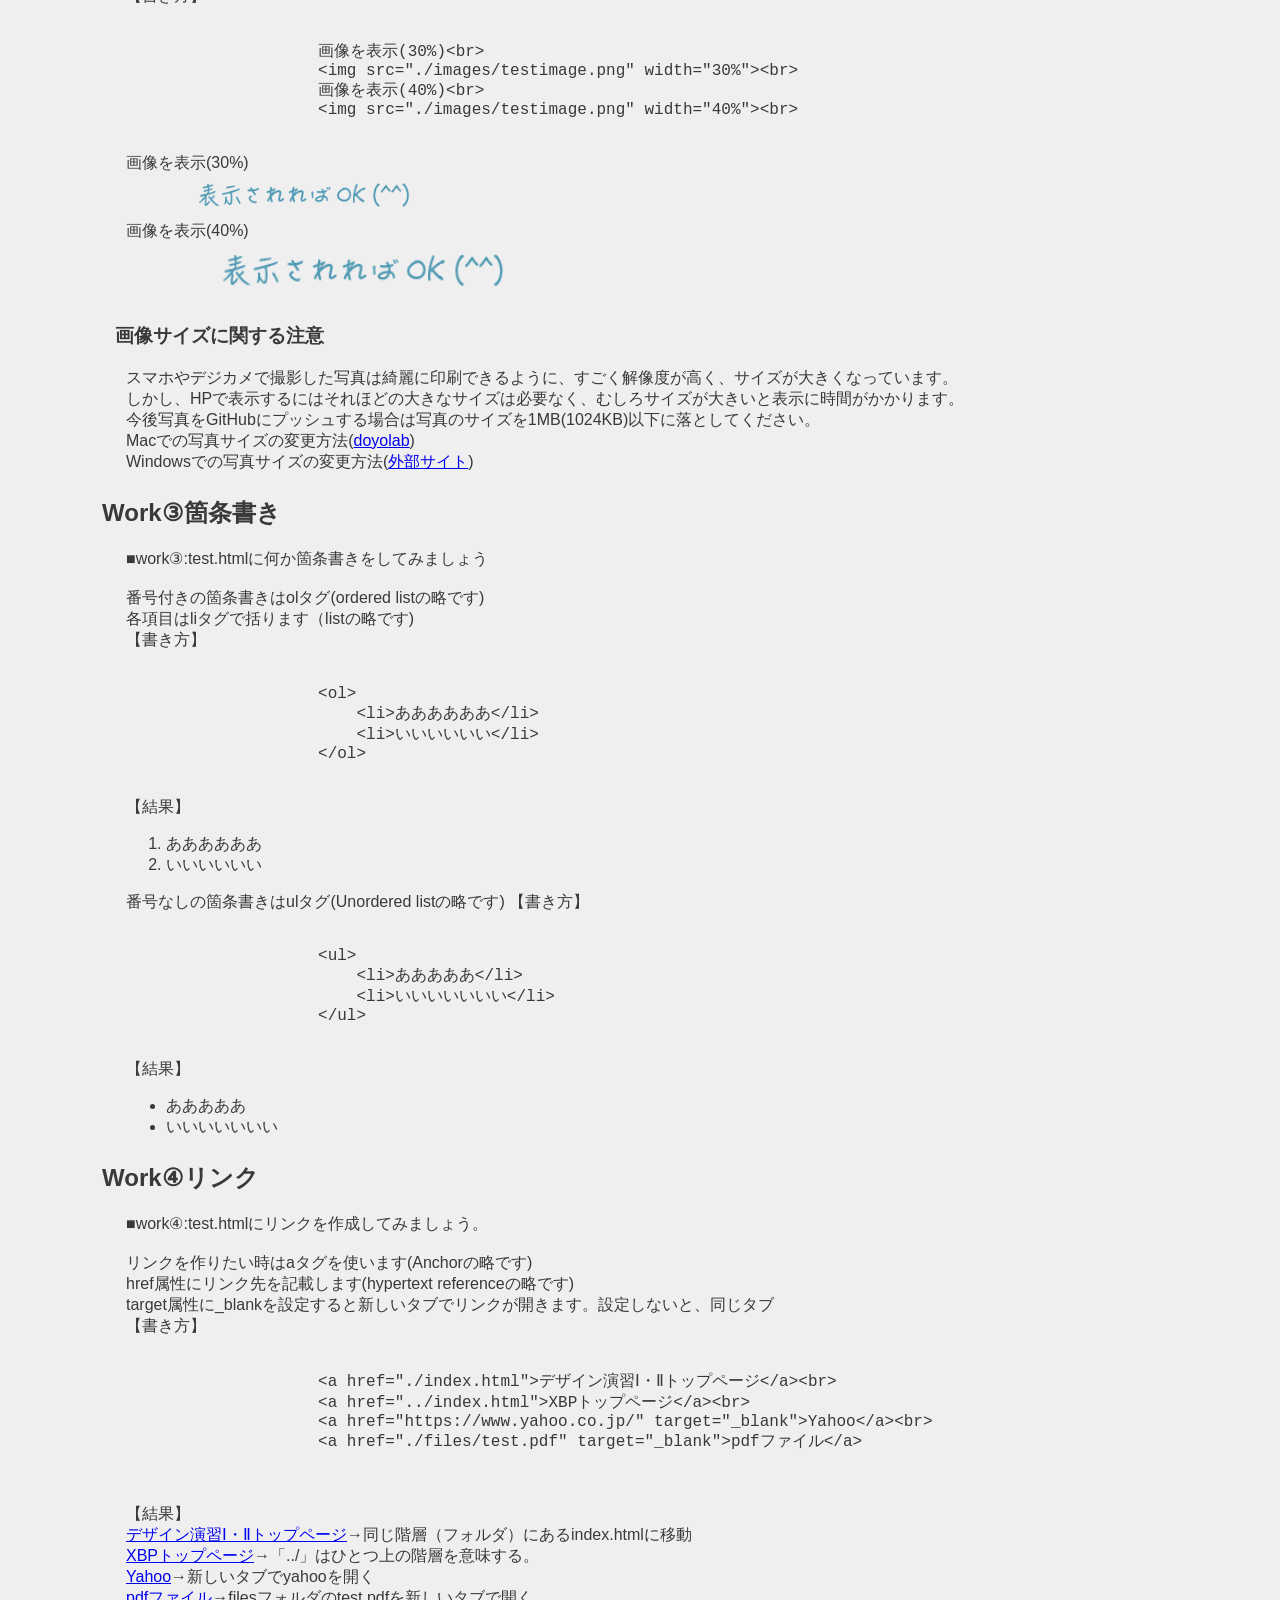
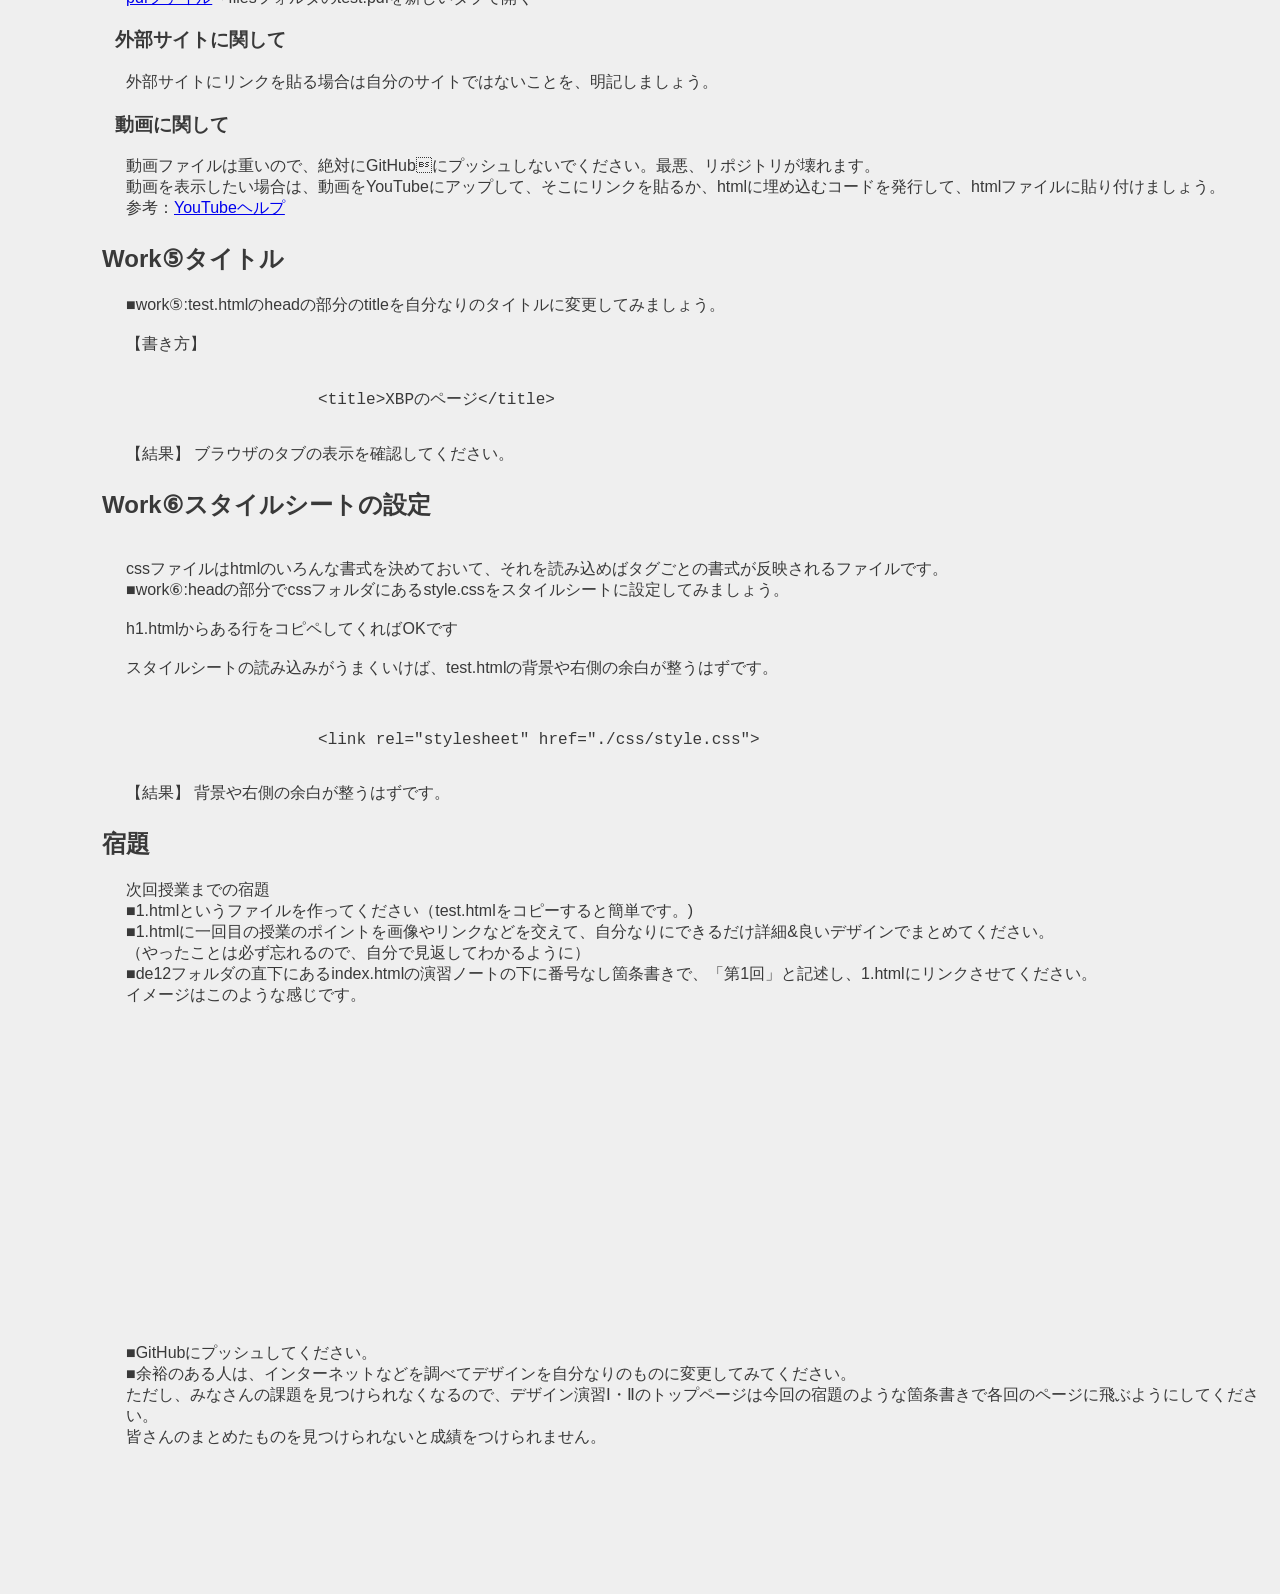
<file: de12/hp2.html>
<!DOCTYPE html>
<html lang="jp">
<head>
    <meta charset="UTF-8">
    <title>html_2</title>
    <link rel="stylesheet" href="./css/style.css">
    <link rel="shortcut icon" href="./images/xbp.ico">
</head>
<body>
    <logotohome>
    <a href="../index.html"><img src="./images/0_XBlogo.png" alt=""></a>
    </logotohome>

    
    <h1>1.XBP用のホームページを作成</h1>
        <h2>XBPのHPの構成</h2>
        <div>
            ブートキャンプでホームディレクトリの中にmygitフォルダを作り、その中にxbpフォルダを作りました。<br>
            デザイン演習Ⅰ・Ⅱフォルダ(de12)の中を編集していきます。<br><br>

            ■BootCampで作ったフォルダ<br>
            ホームディレクトリ<br>
            &emsp;&emsp;&emsp;&emsp;&emsp;&emsp;&emsp;&emsp;|---mygit<br>
            &emsp;&emsp;&emsp;&emsp;&emsp;&emsp;&emsp;&emsp;&emsp;&emsp;&emsp;|---xbp<br><br><br>
            
            
            <img src="images/samplefolder1.png">
                        
            
        </div>
       

    <h1>２.テストページを編集してみる</h1>
    <div>test.htmlを編集していきます
        <h2>Work①文字を書く</h2>
            <div>
                ■Work①：test.htmlに文字を書いてLive Serverで確認してみましょう。(<a href="https://youtu.be/DpFo8xBrLMc">動画:Live Serverの使い方)</a><br><br>
                段落など、塊ごとにdivタグで括るようにして、文字を書いていきましょう。<br>
                divはdivision（分割）の略です。<br>
                <xmp>
                    <div>
                        ああああああ
                    </div>
                </xmp>
                改行はbrタグを使います。
                <xmp>
                    <div>
                        ああああああ<br>
                        12345678<br>
                        いいいいいい
                    </div>
                </xmp>
            </div>
            <h2>Work②画像の挿入</h2>
            <div>
                ■work②:test.htmlにimagesフォルダにあるtest.pngを挿入してみましょう<br><br>
                画像の表示にはimgタグを使います。（imageの略）<br>
                imgタグのsrcという属性にファイルパスを記載します。(srcはsourceの略です)<br>
                width属性は幅を設定します。%で指定するとスクリーンに対して何%の幅にするかを指定できます<br>
                【書き方】
                <xmp>
                    画像を表示(30%)<br>
                    <img src="./images/testimage.png" width="30%"><br>
                    画像を表示(40%)<br>
                    <img src="./images/testimage.png" width="40%"><br>
                </xmp>

            </div>
            <div>
            画像を表示(30%)<br>
            <img src="./images/testimage.png" width="30%"><br>
            画像を表示(40%)<br>
            <img src="./images/testimage.png" width="40%"><br>
            
            </div>
            <h3>画像サイズに関する注意</h3>
            <diV>
                スマホやデジカメで撮影した写真は綺麗に印刷できるように、すごく解像度が高く、サイズが大きくなっています。<br>
                しかし、HPで表示するにはそれほどの大きなサイズは必要なく、むしろサイズが大きいと表示に時間がかかります。<br>
                今後写真をGitHubにプッシュする場合は写真のサイズを1MB(1024KB)以下に落としてください。<br>
                Macでの写真サイズの変更方法(<a href="https://doyodoyo.github.io/doyolab/03photomemo.html" target="_blank">doyolab</a>)<br>
                Windowsでの写真サイズの変更方法(<a href="https://office-hack.com/windows/windows10-image-resize/" target="_blank">外部サイト</a>)

            </diV>

            <h2>Work③箇条書き</h2>

            <div>
                ■work③:test.htmlに何か箇条書きをしてみましょう<br><br>
                番号付きの箇条書きはolタグ(ordered listの略です)<br>
                各項目はliタグで括ります（listの略です)<br>
                【書き方】
                <xmp>
                    <ol>
                        <li>ああああああ</li>
                        <li>いいいいいい</li>
                    </ol>
                </xmp>
                【結果】
                <ol>
                    <li>ああああああ</li>
                    <li>いいいいいい</li>
                </ol>
            </div>
            <div>
                番号なしの箇条書きはulタグ(Unordered listの略です)
                【書き方】
                <xmp>
                    <ul>
                        <li>あああああ</li>
                        <li>いいいいいいい</li>
                    </ul>
                </xmp>
                【結果】
                <ul>
                    <li>あああああ</li>
                    <li>いいいいいいい</li>
                </ul>

            </div>
            <h2>Work④リンク</h2>
            <div>
                ■work④:test.htmlにリンクを作成してみましょう。<br><br>
                リンクを作りたい時はaタグを使います(Anchorの略です)<br>
                href属性にリンク先を記載します(hypertext referenceの略です)<br>
                target属性に_blankを設定すると新しいタブでリンクが開きます。設定しないと、同じタブ<br>
                【書き方】
                <xmp>
                    <a href="./index.html">デザイン演習Ⅰ・Ⅱトップページ</a><br>
                    <a href="../index.html">XBPトップページ</a><br>
                    <a href="https://www.yahoo.co.jp/" target="_blank">Yahoo</a><br>
                    <a href="./files/test.pdf" target="_blank">pdfファイル</a>

                </xmp>
                【結果】<br>
                <a href="./index.html">デザイン演習Ⅰ・Ⅱトップページ</a>→同じ階層（フォルダ）にあるindex.htmlに移動<br>
                <a href="../index.html">XBPトップページ</a>→「../」はひとつ上の階層を意味する。<br>
                <a href="https://www.yahoo.co.jp/" target="_blank">Yahoo</a>→新しいタブでyahooを開く<br>
                <a href="./files/test.pdf" target="_blank">pdfファイル</a>→filesフォルダのtest.pdfを新しいタブで開く<br>
            </div>
            <h3>外部サイトに関して</h3>
            <div>
                外部サイトにリンクを貼る場合は自分のサイトではないことを、明記しましょう。
            </div>
            <h3>動画に関して</h3>
            <div>
            動画ファイルは重いので、絶対にGitHubにプッシュしないでください。最悪、リポジトリが壊れます。<br>
            動画を表示したい場合は、動画をYouTubeにアップして、そこにリンクを貼るか、htmlに埋め込むコードを発行して、htmlファイルに貼り付けましょう。<br>
            参考：<a href="https://support.google.com/youtube/answer/171780?hl=ja" target="_blank">YouTubeヘルプ</a>
            </div>
            <h2>Work⑤タイトル</h2>
            <div>
                ■work⑤:test.htmlのheadの部分のtitleを自分なりのタイトルに変更してみましょう。<br><br>
                【書き方】
                <xmp>
                    <title>XBPのページ</title>
                </xmp>
                【結果】
                ブラウザのタブの表示を確認してください。
            </div>

            <h2>Work⑥スタイルシートの設定</h2>
            <div>
                <br>cssファイルはhtmlのいろんな書式を決めておいて、それを読み込めばタグごとの書式が反映されるファイルです。<br>
                ■work⑥:headの部分でcssフォルダにあるstyle.cssをスタイルシートに設定してみましょう。<br><br>
                h1.htmlからある行をコピペしてくればOKです<br>
                
                <br>スタイルシートの読み込みがうまくいけば、test.htmlの背景や右側の余白が整うはずです。
                <br><br>
                <xmp>
                    <link rel="stylesheet" href="./css/style.css">
                </xmp>
                【結果】
                背景や右側の余白が整うはずです。
            </div>

            <h2>宿題</h2>
            <div>
                次回授業までの宿題<br>
                ■1.htmlというファイルを作ってください（test.htmlをコピーすると簡単です。)<br>
                ■1.htmlに一回目の授業のポイントを画像やリンクなどを交えて、自分なりにできるだけ詳細&良いデザインでまとめてください。<br>
                （やったことは必ず忘れるので、自分で見返してわかるように）<br>
                ■de12フォルダの直下にあるindex.htmlの演習ノートの下に番号なし箇条書きで、「第1回」と記述し、1.htmlにリンクさせてください。<br>
                
                イメージはこのような感じです。<br>
                <iframe width="560" height="315" src="https://www.youtube.com/embed/QmtEP_GOFp0" title="YouTube video player" frameborder="0" allow="accelerometer; autoplay; clipboard-write; encrypted-media; gyroscope; picture-in-picture" allowfullscreen></iframe>
                <br><br>
                ■GitHubにプッシュしてください。<br>

                ■余裕のある人は、インターネットなどを調べてデザインを自分なりのものに変更してみてください。<br>
                ただし、みなさんの課題を見つけられなくなるので、デザイン演習Ⅰ・Ⅱのトップページは今回の宿題のような箇条書きで各回のページに飛ぶようにしてください。<br>
                皆さんのまとめたものを見つけられないと成績をつけられません。
            </div>

    </div>
    
<br>
<br>


</body>
</html>
</file>
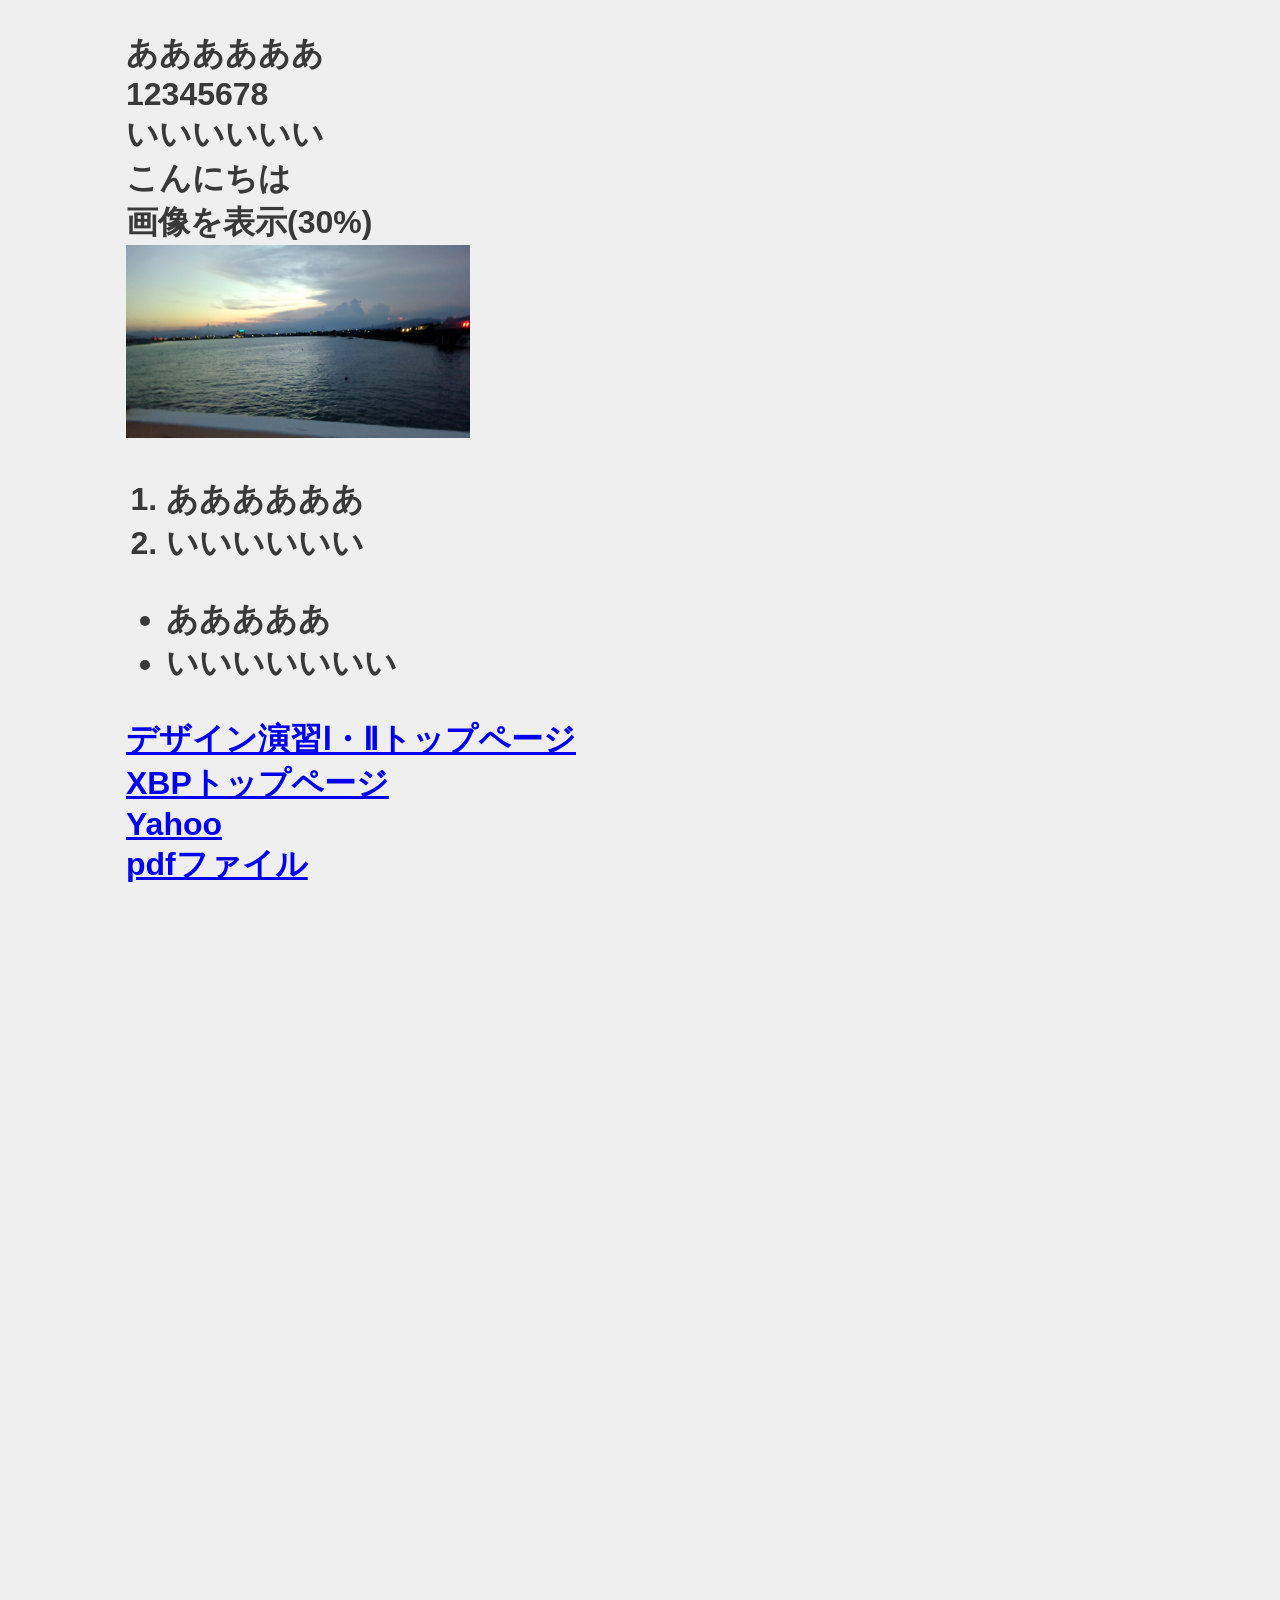
<file: de12/test.html>
<!DOCTYPE html>
<html lang="jp">
<head>
    <!-- ⑥↓タイトルを変えてみよう -->
    <title>yuwaのテストページ</title>
    <!-- ⑤スタイルシートの設定をしよう --> 
    <!-- h1.htmlからある行をコピペしてくればOK --><link rel="stylesheet" href="css/style.css">
</head>
<body>
    <h1><div>
                        ああああああ<br>
                        12345678<br>
                        いいいいいい<br>
                        こんにちは<br>
                        画像を表示(30%)<br>
                        <img src="./images/20260821_190539960.jpg"width="30%"><br>
                        <ol>
                        <li>ああああああ</li>
                        <li>いいいいいい</li>
                    </ol>
                    <ul>
                        <li>あああああ</li>
                        <li>いいいいいいい</li>
                    </ul>
                     <a href="index.html">デザイン演習Ⅰ・Ⅱトップページ</a><br>
                     <a href="../index.html">XBPトップページ</a><br>
                    <a href="https://www.yahoo.co.jp/" target="_blank">Yahoo</a><br>
                    <a href="files/test.pdf" target="_blank">pdfファイル</a><br>
                    <iframe width="560" height="315" src="https://www.youtube.com/embed/uJs693eNfuQ?si=Wqor5bIXp_xnOfe5" title="YouTube video player" frameborder="0" allow="accelerometer; autoplay; clipboard-write; encrypted-media; gyroscope; picture-in-picture; web-share" referrerpolicy="strict-origin-when-cross-origin" allowfullscreen></iframe><br>
                    <iframe width="560" height="315" src="https://www.youtube.com/embed/wGkXXRFudbc?si=Xl9TaqkyupuP-ahe" title="YouTube video player" frameborder="0" allow="accelerometer; autoplay; clipboard-write; encrypted-media; gyroscope; picture-in-picture; web-share" referrerpolicy="strict-origin-when-cross-origin" allowfullscreen></iframe><br>
                    

                    </div>
                </h1>
    <!-- 塊ごとにdivタグで区切るようにしましょう。 -->
    <div>
         <!-- ①↓に文字を書いてみよう -->

         <!-- ②↓に画像（imagesフォルダにあるtest.png）を挿入してみよう -->

         <!-- ③↓に箇条書きをしてみよう -->

         <!-- ④↓に外部リンクを作ってみよう -->

    </div>

</body>
</html>
</file>
<file: css/style.css>
/* ==========================================
   基本設定
========================================== */

* {
    margin: 0;
    padding: 0;
    box-sizing: border-box;
}

html {
    overflow-x: hidden;
}

body {

    --a: #a35cff;
    --b: #4f8cff;
    --ar: 163, 92, 255;
    --br: 79, 140, 255;

    min-height: 100vh;

    color: white;

    font-family:
        "Noto Sans JP",
        "Yu Gothic",
        sans-serif;

    background:
        radial-gradient(
            circle at 85% 10%,
            rgba(var(--ar), 0.18),
            transparent 40%
        ),
        radial-gradient(
            circle at 5% 90%,
            rgba(var(--br), 0.15),
            transparent 35%
        ),
        #07080d;

    overflow-x: hidden;

}


/* ==========================================
   カラーテーマ
========================================== */

/* 紫・初期カラー */

body[data-theme="original"] {

    --a: #a35cff;
    --b: #4f8cff;
    --ar: 163, 92, 255;
    --br: 79, 140, 255;

}


/* 青 */

body[data-theme="ocean"] {

    --a: #30b8ff;
    --b: #5be6ed;
    --ar: 48, 184, 255;
    --br: 91, 230, 237;

}


/* 赤 */

body[data-theme="crimson"] {

    --a: #ff426b;
    --b: #ff994f;
    --ar: 255, 66, 107;
    --br: 255, 153, 79;

}


/* 金 */

body[data-theme="gold"] {

    --a: #d7a84b;
    --b: #ffdf91;
    --ar: 215, 168, 75;
    --br: 255, 223, 145;

}


/* 緑 */

body[data-theme="emerald"] {

    --a: #25cf91;
    --b: #a1ffca;
    --ar: 37, 207, 145;
    --br: 161, 255, 202;

}


::selection {

    background: var(--a);

    color: #07080d;

}


a:focus-visible,
button:focus-visible {

    outline: 2px solid var(--a);

    outline-offset: 5px;

}


.portfolio-home {

    position: relative;

    isolation: isolate;

    transition: opacity 0.35s ease;

}


.portfolio-home.page-exit {

    opacity: 0;

}


/* ==========================================
   固定背景
   余計な空白が発生しないようにする
========================================== */

.aurora,
.background-grid,
.mouse-light,
#particles,
.big-x,
.page-bg {

    position: fixed !important;

    pointer-events: none;

    margin: 0;

    padding: 0;

}


/* ==========================================
   オーロラ背景
========================================== */

.aurora {

    width: 650px;

    height: 650px;

    border-radius: 50%;

    filter: blur(110px);

    z-index: -1;

    animation:
        auroraMove 14s
        infinite alternate ease-in-out;

}


.aurora-1 {

    top: -200px;

    right: -100px;

    background:
        rgba(var(--ar), 0.28);

}


.aurora-2 {

    bottom: -250px;

    left: -150px;

    background:
        rgba(var(--br), 0.22);

    animation-duration: 18s;

    animation-direction: alternate-reverse;

}


.aurora-3 {

    top: 30%;

    left: 40%;

    background:
        rgba(var(--ar), 0.12);

    animation-duration: 20s;

    animation-delay: -6s;

}


@keyframes auroraMove {

    from {

        transform: translate(0, 0);

    }

    to {

        transform:
            translate(100px, 80px)
            scale(1.2);

    }

}


/* ==========================================
   背景グリッド
========================================== */

.background-grid,
#particles,
.page-bg {

    inset: 0;

    width: 100%;

    height: 100%;

}


.background-grid {

    z-index: -1;

    background-image:

        linear-gradient(
            rgba(var(--ar), 0.045) 1px,
            transparent 1px
        ),

        linear-gradient(
            90deg,
            rgba(var(--ar), 0.045) 1px,
            transparent 1px
        );

    background-size: 65px 65px;

    mask-image:
        linear-gradient(
            to left,
            black,
            transparent 85%
        );

    animation:
        gridMove 20s infinite linear;

}


@keyframes gridMove {

    to {

        background-position: 65px 65px;

    }

}


.page-bg {

    z-index: -3;

    background: #08090d;

}


/* ==========================================
   光の粒子
========================================== */

#particles {

    display: block;

    z-index: 1;

}


/* ==========================================
   マウス追従ライト
========================================== */

.mouse-light {

    top: 0;

    left: 0;

    width: 500px;

    height: 500px;

    border-radius: 50%;

    background:
        radial-gradient(
            circle,
            rgba(var(--ar), 0.18),
            transparent 65%
        );

    transform: translate(-50%, -50%);

    z-index: 1;

    opacity: 0;

    transition: opacity 0.5s;

}


/* ==========================================
   巨大なX
========================================== */

.big-x {

    right: 3vw;

    top: 230px;

    font-size: 520px;

    font-weight: 900;

    line-height: 1;

    color: transparent;

    -webkit-text-stroke:
        3px rgba(var(--ar), 0.35);

    z-index: 0;

    user-select: none;

    transform: rotate(-8deg);

    animation:
        floatX 8s infinite ease-in-out;

}


@keyframes floatX {

    0%, 100% {

        transform:
            translateY(0)
            rotate(-8deg);

        -webkit-text-stroke:
            3px rgba(var(--ar), 0.35);

    }

    50% {

        transform:
            translateY(-35px)
            rotate(-2deg);

        -webkit-text-stroke:
            3px rgba(var(--br), 0.65);

        text-shadow:
            0 0 60px rgba(var(--br), 0.25);

    }

}


/* ==========================================
   ヘッダー
========================================== */

header {

    height: 100px;

    display: flex;

    align-items: center;

    padding: 0 55px;

    border-bottom:
        1px solid rgba(255,255,255,0.15);

    position: relative;

    z-index: 10;

}


.portfolio-home header {

    background: #07080d26;

    backdrop-filter: blur(15px);

    animation:
        headerAppear 0.8s ease both;

}


.logo {

    display: flex;

    align-items: center;

    gap: 20px;

}


.logo img {

    width: 58px;

    height: 58px;

    object-fit: contain;

    transition: 0.4s;

}


.logo img:hover,
.home-logo:hover img {

    transform: scale(1.1);

    filter:
        drop-shadow(0 0 15px var(--a));

}


.logo span {

    font-size: 28px;

    font-weight: bold;

    letter-spacing: 3px;

}


/* ==========================================
   ナビゲーション
========================================== */

nav {

    margin-left: auto;

    display: flex;

    gap: 45px;

}


nav a {

    color: white;

    text-decoration: none;

    font-size: 14px;

    letter-spacing: 3px;

    position: relative;

    transition: 0.3s;

}


nav a::after {

    content: "";

    position: absolute;

    left: 0;

    bottom: -10px;

    width: 0;

    height: 2px;

    background:
        linear-gradient(
            90deg,
            var(--a),
            var(--b)
        );

    transition: 0.3s;

}


nav a:hover {

    color: var(--a);

    text-shadow:
        0 0 15px var(--a);

}


nav a:hover::after {

    width: 100%;

}


/* ==========================================
   メインコンテンツ
========================================== */

main {

    position: relative;

    z-index: 2;

    padding:
        80px 0 70px 7%;

    max-width: 1100px;

}


.small-title {

    font-size: 14px;

    letter-spacing: 7px;

    color: #b9b9c9;

    margin-bottom: 65px;

    display: flex;

    align-items: center;

    animation:
        fadeUp 0.8s 0.2s ease both;

}


.small-title::after {

    content: "";

    width: 170px;

    height: 1px;

    margin-left: 25px;

    background:
        linear-gradient(
            90deg,
            #ffffff66,
            var(--a),
            var(--b),
            transparent
        );

    background-size: 200% 100%;

    animation:
        lineFlow 5s infinite linear;

}


/* ==========================================
   タイトル
========================================== */

h1 {

    font-size:
        clamp(36px, 6vw, 78px);

    line-height: 1.05;

    font-weight: 800;

    letter-spacing: -4px;

    margin-bottom: 35px;

    white-space: nowrap;

}


.portfolio-home h1 {

    animation:
        fadeUp 1s 0.4s ease both;

}


h1 span {

    background:
        linear-gradient(
            90deg,
            #ffffff,
            var(--a),
            var(--b),
            #ffffff,
            var(--a)
        );

    background-size: 300% 100%;

    -webkit-background-clip: text;

    background-clip: text;

    color: transparent;

    animation:
        gradientFlow 6s infinite ease-in-out;

}


.description {

    color: #c0c0ca;

    font-size: 15px;

    line-height: 2;

    margin-bottom: 55px;

    animation:
        fadeUp 1s 0.6s ease both;

}


/* ==========================================
   ポートフォリオ一覧
========================================== */

.portfolio-list {

    width: 705px;

    max-width: 86vw;

    display: flex;

    flex-direction: column;

    gap: 17px;

    animation:
        fadeUp 1s 0.8s ease both;

}


.portfolio-item,
.note-card {

    display: flex;

    align-items: center;

    position: relative;

    overflow: hidden;

    color: white;

    text-decoration: none;

    background: #ffffff06;

    border:
        1px solid #ffffff59;

    backdrop-filter: blur(12px);

    transition:
        transform 0.4s,
        border-color 0.4s,
        background 0.4s,
        box-shadow 0.4s;

}


.portfolio-item {

    min-height: 87px;

    padding: 0 28px;

    border-radius: 13px;

}


.portfolio-item strong {

    font-size: 17px;

    font-weight: 500;

    letter-spacing: 1px;

}


.number {

    color: #858593;

    font-size: 14px;

    letter-spacing: 2px;

    width: 55px;

    height: 35px;

    flex-shrink: 0;

    margin-right: 20px;

    border-right:
        1px solid #ffffff40;

    display: flex;

    align-items: center;

}


.arrow,
.note-arrow {

    margin-left: auto;

    padding-left: 12px;

    color: var(--a);

    font-size: 28px;

    transition: 0.3s;

}


.portfolio-item > *,
.note-card > * {

    position: relative;

    z-index: 2;

}


/* ==========================================
   カードのホバーエフェクト
========================================== */

.portfolio-item:hover,
.note-card:hover {

    transform:
        translateX(10px)
        scale(1.015);

    border-color: var(--a);

    background:
        linear-gradient(
            90deg,
            rgba(var(--ar), 0.18),
            rgba(var(--br), 0.06)
        );

    box-shadow:
        0 0 30px rgba(var(--ar), 0.3);

}


.portfolio-item:hover .arrow,
.note-card:hover .note-arrow {

    transform: translateX(8px);

    color: white;

    text-shadow:
        0 0 12px var(--a);

}


.portfolio-item:hover .number,
.note-card:hover .note-number {

    color: var(--a);

}


.portfolio-item:active,
.note-card:active {

    transform: scale(0.98);

}


.portfolio-item::before,
.note-card::before {

    content: "";

    position: absolute;

    inset: 0;

    background:
        linear-gradient(
            110deg,
            transparent,
            #ffffff26,
            transparent
        );

    transform: translateX(-100%);

    transition: transform 0.7s;

    pointer-events: none;

}


.portfolio-item:hover::before,
.note-card:hover::before {

    transform: translateX(100%);

}


.portfolio-item::after,
.note-card::after {

    content: "";

    position: absolute;

    inset: 0;

    background:
        radial-gradient(
            circle at
            var(--mouse-x, 50%)
            var(--mouse-y, 50%),
            rgba(var(--ar), 0.25),
            transparent 180px
        );

    opacity: 0;

    transition: opacity 0.3s;

    pointer-events: none;

}


.portfolio-item:hover::after,
.note-card:hover::after {

    opacity: 1;

}


/* ==========================================
   2階層目のヘッダー
========================================== */

.sub-header {

    width: 100%;

    padding-left: 7%;

}


.home-logo {

    display: block;

    width: 58px;

    height: 58px;

    flex-shrink: 0;

}


.home-logo img {

    width: 100%;

    height: 100%;

    object-fit: contain;

    transition: 0.4s;

}


.top-title {

    margin-left: 35px;

    font-size: 13px;

    letter-spacing: 7px;

    color: #bfc0d0;

    white-space: nowrap;

}


.header-line {

    width: 190px;

    height: 1px;

    margin-left: 35px;

    background:
        linear-gradient(
            90deg,
            transparent,
            var(--a),
            var(--b),
            transparent
        );

    background-size: 200% 100%;

    animation:
        lineFlow 5s infinite linear;

}


/* ==========================================
   2階層目のメイン
========================================== */

.sub-main {

    width: 1000px;

    max-width: 86vw;

    margin-left: 7%;

    padding:
        45px 0 70px;

}


.sub-small-title {

    font-size: 13px;

    letter-spacing: 6px;

    color: #9d9eaf;

    margin-bottom: 18px;

    animation:
        fadeUp 0.8s 0.1s ease both;

}


.sub-page-title {

    margin: 0;

    font-size:
        clamp(26px, 4vw, 56px);

    line-height: 1.15;

    letter-spacing: -2px;

    font-weight: 800;

    white-space: nowrap;

}


/* デジタルファブリケーションの改行防止 */

.fabrication-title {

    font-size:
        clamp(16px, 5.2vw, 56px);

    white-space: nowrap;

}


.fabrication-title span {

    white-space: nowrap;

}


.sub-description {

    margin-top: 25px;

    margin-bottom: 65px;

    max-width: 720px;

    color: #b7b8c5;

    font-size: 14px;

    line-height: 2;

    animation:
        fadeUp 1s 0.5s ease both;

}


/* ==========================================
   演習ノート一覧
========================================== */

.portfolio-section {

    width: 800px;

    max-width: 100%;

    margin-bottom: 65px;

    animation:
        fadeUp 0.9s 0.4s ease both;

}


.section-heading {

    display: flex;

    align-items: center;

    margin-bottom: 20px;

}


.section-number {

    width: 55px;

    min-width: 55px;

    height: 35px;

    display: flex;

    align-items: center;

    color: #858694;

    font-size: 13px;

    letter-spacing: 2px;

    border-right:
        1px solid #ffffff40;

}


.section-heading h2 {

    margin-left: 20px;

    font-size: 24px;

    font-weight: 600;

    letter-spacing: 1px;

}


.note-list {

    display: flex;

    flex-direction: column;

    gap: 14px;

    padding-left: 75px;

}


.note-card {

    width: 100%;

    min-height: 72px;

    padding: 0 25px;

    border-radius: 10px;

    border-color: #ffffff40;

}


.note-number {

    width: 45px;

    min-width: 45px;

    font-size: 13px;

    letter-spacing: 2px;

    color: #858694;

}


.note-title {

    font-size: 15px;

    font-weight: 500;

    letter-spacing: 1px;

    color: #f3f3f7;

}


.note-arrow {

    font-size: 25px;

}


/* ==========================================
   戻るボタン
========================================== */

.back-home {

    display: block;

    width: fit-content;

    margin-bottom: 30px;

    color: #b9b9c9;

    text-decoration: none;

    font-size: 13px;

    letter-spacing: 2px;

    padding: 15px 25px;

    border:
        1px solid #ffffff33;

    border-radius: 8px;

    background: #ffffff06;

    position: relative;

    z-index: 3;

    transition: 0.25s;

}


.back-home:hover {

    color: white;

    border-color: var(--a);

    box-shadow:
        0 0 20px rgba(var(--ar), 0.3);

    transform: translateX(5px);

}


/* ==========================================
   アニメーション
========================================== */

@keyframes fadeUp {

    from {

        opacity: 0;

        transform: translateY(25px);

    }

    to {

        opacity: 1;

        transform: translateY(0);

    }

}


@keyframes headerAppear {

    from {

        opacity: 0;

        transform: translateY(-20px);

    }

    to {

        opacity: 1;

        transform: translateY(0);

    }

}


@keyframes gradientFlow {

    0%, 100% {

        background-position: 0% 50%;

    }

    50% {

        background-position: 100% 50%;

    }

}


@keyframes lineFlow {

    from {

        background-position: 200% 0;

    }

    to {

        background-position: 0 0;

    }

}


/* ==========================================
   隠しカラーメニュー
========================================== */

#secret-panel {

    position: fixed;

    inset: 0;

    margin: auto;

    width: min(650px, 92vw);

    max-height: 90vh;

    overflow: auto;

    padding: 45px 30px;

    border:
        1px solid var(--a);

    border-radius: 20px;

    color: white;

    text-align: center;

    background:
        radial-gradient(
            circle at top,
            rgba(var(--ar), 0.15),
            transparent 60%
        ),
        #10101b;

    box-shadow:
        0 0 70px rgba(var(--ar), 0.4);

}


#secret-panel:not([open]) {

    display: none;

}


#secret-panel[open] {

    animation:
        secretAppear 0.4s ease both;

}


#secret-panel::backdrop {

    background:
        rgba(5, 5, 13, 0.9);

    backdrop-filter: blur(10px);

}


@keyframes secretAppear {

    from {

        opacity: 0;

        transform: scale(0.95);

    }

    to {

        opacity: 1;

        transform: scale(1);

    }

}


.secret-access {

    color: var(--a);

    font-size: 12px;

    letter-spacing: 5px;

    margin-bottom: 18px;

    text-shadow:
        0 0 15px var(--a);

}


.secret-heading {

    font-size:
        clamp(26px, 6vw, 48px);

    letter-spacing: 4px;

    margin-bottom: 18px;

    background:
        linear-gradient(
            90deg,
            white,
            var(--a),
            var(--b)
        );

    -webkit-background-clip: text;

    background-clip: text;

    color: transparent;

}


.secret-description {

    color: #b9b9c9;

    font-size: 14px;

    line-height: 1.8;

}


.secret-colors {

    display: flex;

    flex-wrap: wrap;

    justify-content: center;

    gap: 25px;

    margin: 40px 0;

}


.secret-color-button {

    display: flex;

    flex-direction: column;

    align-items: center;

    gap: 14px;

    padding: 5px;

    background: transparent;

    border: none;

    color: white;

    cursor: pointer;

    font-size: 10px;

    letter-spacing: 1px;

}


.secret-color-button span {

    display: block;

    width: 48px;

    height: 48px;

    border-radius: 50%;

    background: var(--swatch);

    border:
        2px solid #ffffff88;

    box-shadow:
        0 0 18px var(--swatch);

    transition:
        transform 0.25s,
        box-shadow 0.25s;

}


.secret-color-button:hover span {

    transform: scale(1.2);

    box-shadow:
        0 0 35px var(--swatch);

}


.secret-color-button:active span {

    transform: scale(0.95);

}


#secret-close {

    padding: 14px 30px;

    border:
        1px solid #ffffff55;

    border-radius: 8px;

    background: #ffffff08;

    color: white;

    cursor: pointer;

    letter-spacing: 3px;

    transition: 0.3s;

}


#secret-close:hover {

    border-color: var(--a);

    color: var(--a);

    box-shadow:
        0 0 20px rgba(var(--ar), 0.2);

}


/* ==========================================
   クリック時の波紋
========================================== */

.secret-ripple {

    position: fixed !important;

    width: 12px;

    height: 12px;

    border:
        2px solid var(--a);

    border-radius: 50%;

    box-shadow:
        0 0 15px var(--a);

    pointer-events: none;

    z-index: 100;

    transform:
        translate(-50%, -50%);

    animation:
        ripple 0.8s ease-out forwards;

}


@keyframes ripple {

    to {

        transform:
            translate(-50%, -50%)
            scale(16);

        opacity: 0;

    }

}


/* ==========================================
   スマートフォン対応
========================================== */

@media (max-width: 700px) {

    header {

        height: 80px;

        padding: 0 25px;

    }

    .logo img,
    .home-logo {

        width: 45px;

        height: 45px;

    }

    .logo span {

        font-size: 22px;

    }

    nav {

        display: none;

    }

    main {

        padding:
            60px 25px;

    }

    .small-title {

        font-size: 11px;

        letter-spacing: 4px;

        margin-bottom: 45px;

    }

    .small-title::after {

        width: 70px;

        flex-shrink: 1;

    }

    h1 {

        font-size:
            clamp(26px, 8vw, 48px);

        letter-spacing: -2px;

        white-space: normal;

    }

    .description {

        font-size: 13px;

    }

    .portfolio-list {

        width: 100%;

        max-width: 100%;

    }

    .portfolio-item {

        min-height: 75px;

        padding: 0 18px;

    }

    .portfolio-item strong {

        font-size: 13px;

    }

    .number {

        width: 35px;

        margin-right: 12px;

    }

    .arrow {

        font-size: 23px;

    }

    .portfolio-item:hover,
    .note-card:hover {

        transform: translateX(4px);

    }

    .big-x {

        font-size: 350px;

        right: -120px;

        top: auto;

        bottom: -100px;

    }

    .aurora {

        width: 350px;

        height: 350px;

        filter: blur(80px);

    }

    .mouse-light {

        display: none;

    }

    .background-grid {

        background-size: 45px 45px;

    }

    .sub-header {

        padding: 0 25px;

    }

    .top-title {

        margin-left: 20px;

        font-size: 10px;

        letter-spacing: 3px;

    }

    .header-line {

        display: none;

    }

    .sub-main {

        width: auto;

        max-width: none;

        margin: 0 25px;

        padding: 35px 0 60px;

    }

    .sub-small-title {

        font-size: 11px;

        letter-spacing: 3px;

    }

    .sub-page-title {

        font-size:
            clamp(22px, 6vw, 40px);

        letter-spacing: -1px;

        white-space: normal;

    }

    .fabrication-title {

        font-size:
            clamp(15px, 4.8vw, 32px);

        letter-spacing: -1px;

        white-space: nowrap;

    }

    .sub-description {

        font-size: 12px;

        margin-bottom: 45px;

    }

    .section-heading h2 {

        font-size: 19px;

    }

    .note-list {

        padding-left: 0;

    }

    .note-card {

        min-height: 62px;

        padding: 0 18px;

    }

    .note-title {

        font-size: 13px;

    }

    .secret-colors {

        gap: 18px;

    }

    .secret-color-button span {

        width: 40px;

        height: 40px;

    }

}


/* ==========================================
   アニメーション軽減設定
========================================== */

@media (prefers-reduced-motion: reduce) {

    .portfolio-home,
    .portfolio-home *,
    .portfolio-home *::before,
    .portfolio-home *::after {

        animation: none !important;

        transition: none !important;

    }

    #particles,
    .mouse-light,
    .secret-ripple {

        display: none;

    }

}
</file>
<file: de12/css/style.css>
@charset "utf-8";
/* 冒頭でimport */
@import url('https://fonts.googleapis.com/css?family=Raleway:700&display=swap');
@import url('https://fonts.googleapis.com/css?family=M+PLUS+Rounded+1c:400,700&display=swap&subset=japanese');
/* フォントを指定したいところで */

logo img{
    border-radius: 50%;
    width: 150px;
    height: 150px;
    object-fit: cover; /* 画像のトリミング */
}

logotohome img{
    border-radius: 70%;
    width: 70px;
    height: 70px;
    object-fit: cover; /* 画像のトリミング */
}



/* ========== common ========== */
html, body {
	font-size: 16px;
	font-family: sans-serif;
	color: #393939;
    margin-left: 15px;
    margin-bottom: 40px;
	background: #efefef;
}
h1{
    text-indent: 0em;
}
h2{
    margin-left: 1em;
    margin-top: 1em;
}
h3{
    margin-left: 2em;
}
div{
    margin-top: 1em;
    margin-left: 3em;
}
p{
    margin-left: 3em;
}
span.blackback{
    text-indent: 3em;
    background: #393939;
    color: #efefef;
}
</file>
